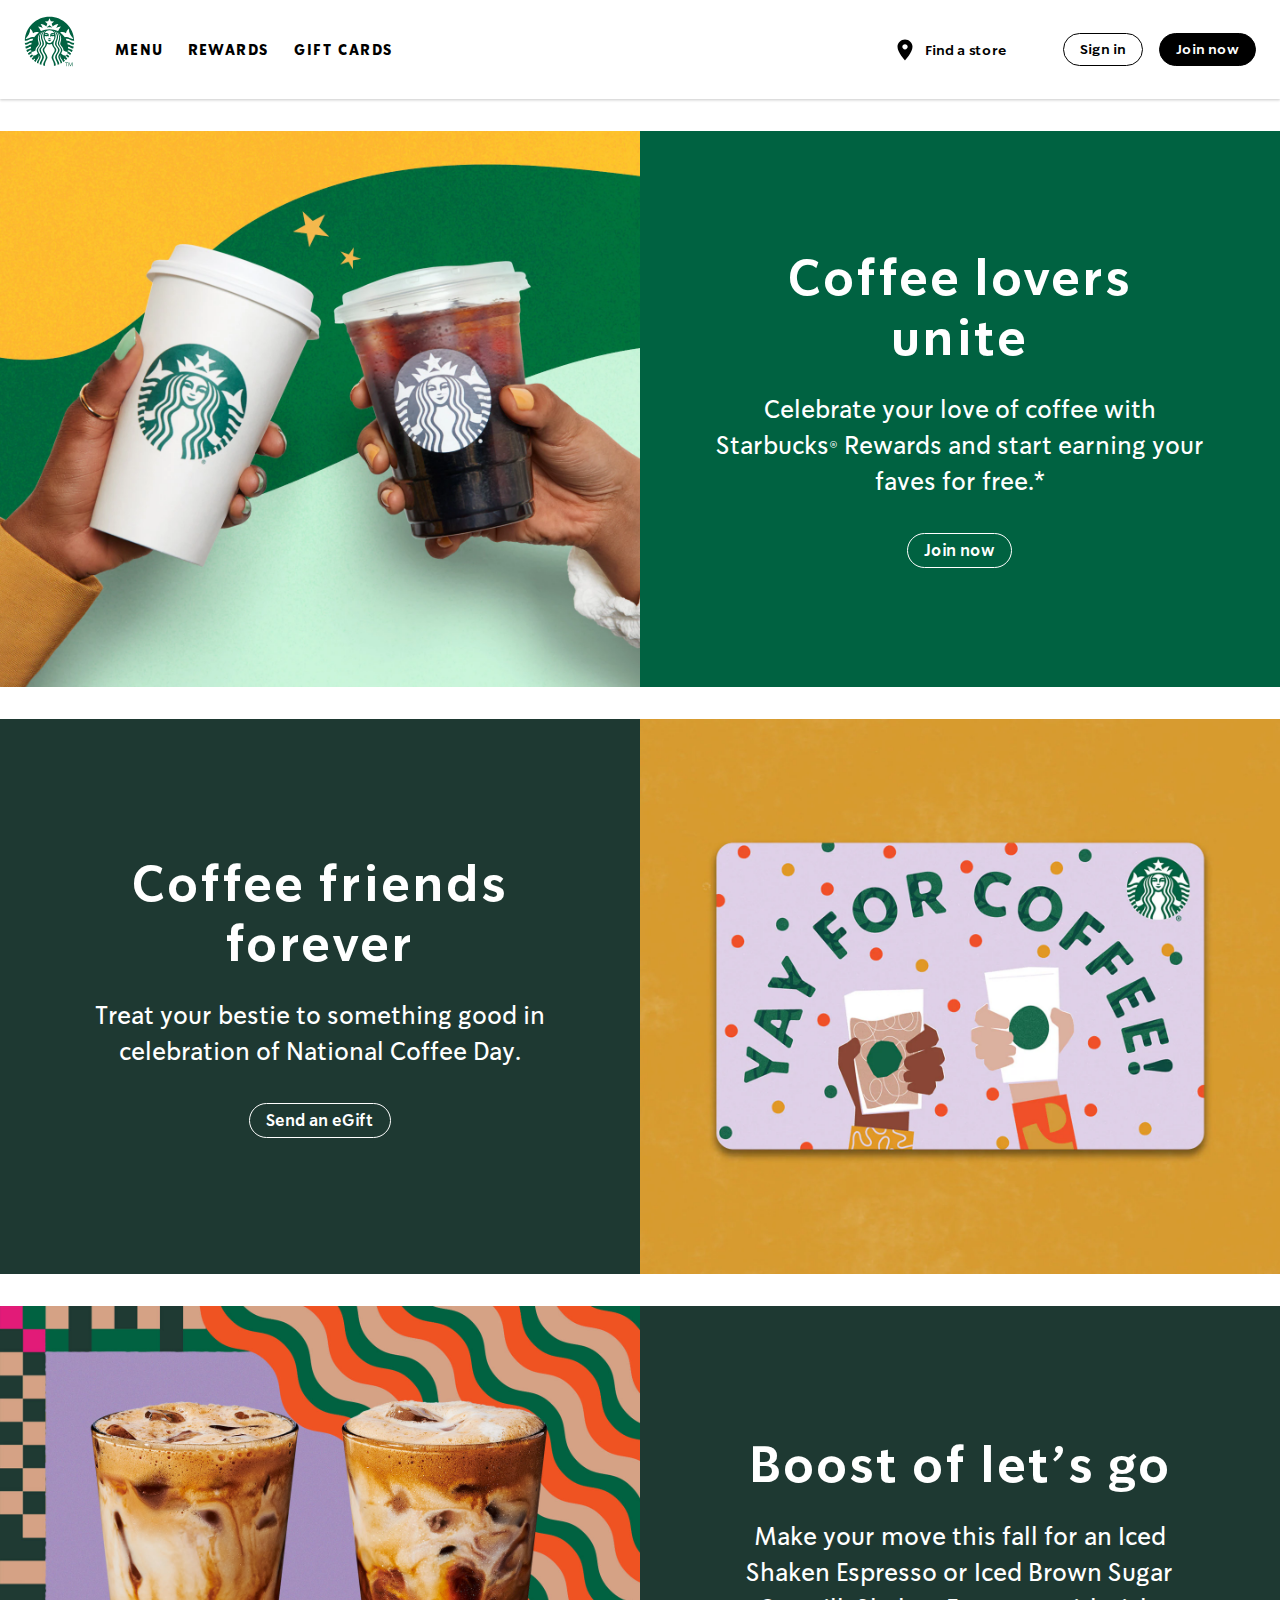
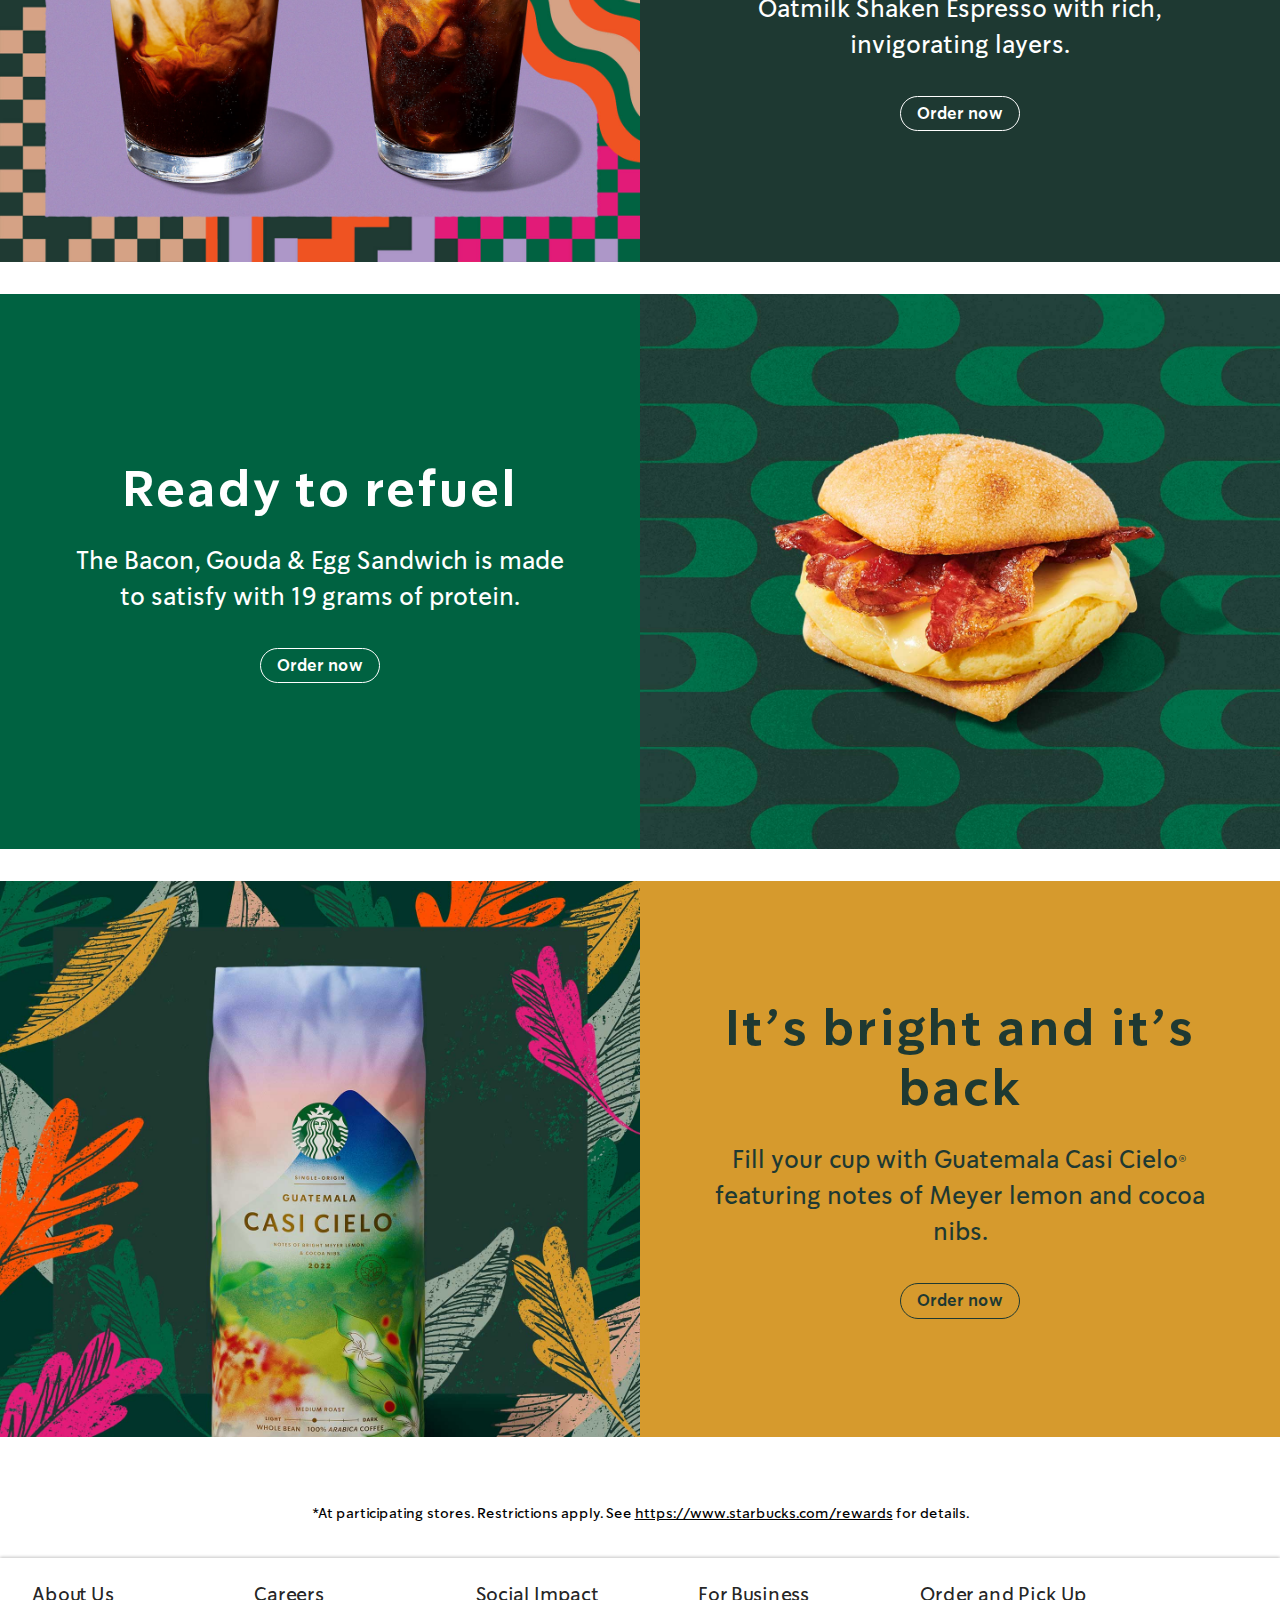
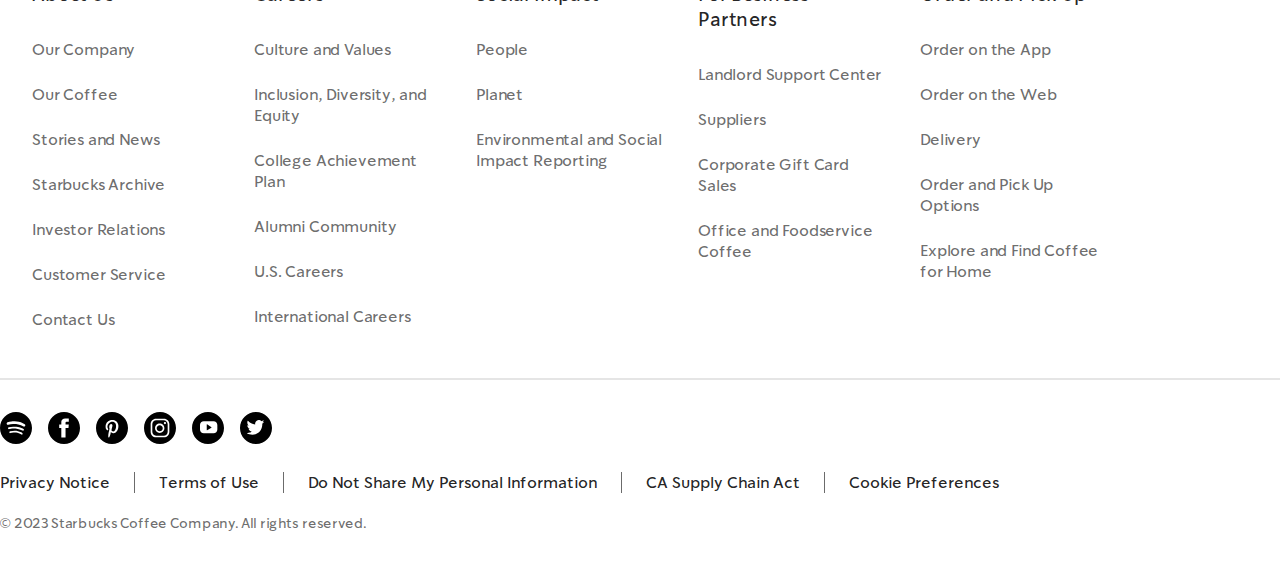
<file: index.html>
<!-- @Hoang Minh Tu - 21011638 -->

<!DOCTYPE html>
<html lang="en">
<head>
    <meta charset="UTF-8">
    <meta name="viewport" content="width=device-width, initial-scale=1.0">
    <link rel="stylesheet" href="./assets/css/index.css">
    <link rel="stylesheet" href="./assets/font/stylesheet.css">
    <title>Starbucks Coffee Company</title>
    <link rel="shortcut icon" href="./assets/img/favicon.ico" type="image/x-icon">
</head>
<body>
    <header class="header">
        <nav class="header__nav-bar">
            <div class="nav-bar-wrapper">  
                <div class="list-flex">
                    <div class="brand-logo">
                        <a href="#" class="brand-logo-link">
                            <svg aria-hidden="true" focusable="false" height="100%" viewBox="0 0 62 62" width="100%" xmlns="http://www.w3.org/2000/svg"><circle cx="31" cy="31" fill="#ffffff" r="30.002"></circle><path d="M34.017 13.969c-.263-.047-1.531-.26-3.017-.26s-2.754.212-3.017.26c-.151.027-.209-.121-.094-.207.104-.077 3.11-2.365 3.11-2.365l3.109 2.365c.117.086.06.234-.091.207zm-5.194 14.856s-.159.057-.201.197c.63.484 1.064 1.585 2.378 1.585s1.748-1.101 2.377-1.585c-.041-.141-.2-.197-.2-.197s-.823.194-2.177.194-2.177-.194-2.177-.194zm2.177-1.853c-.365 0-.445-.138-.694-.137-.237.001-.697.19-.797.363.007.088.039.167.103.237.532.08.772.376 1.389.376s.856-.296 1.389-.376c.062-.07.096-.148.103-.237-.099-.173-.56-.361-.798-.363-.25-.002-.331.137-.695.137zm29.956 5.673c-.038.717-.102 1.428-.19 2.131-3.396.562-4.61-2.464-8.089-2.312.208.738.377 1.49.507 2.258 2.869-.002 4.025 2.68 7.217 2.285-.168.82-.37 1.629-.603 2.426-2.524.248-3.413-2.26-6.334-2.191.024.416.037.836.037 1.26l-.012.701 5.672 2.164c-.297.807-.629 1.596-.991 2.369-1.705-.094-2.293-2.281-4.887-2.107-.078.561-.177 1.115-.295 1.662 2.253-.158 2.738 1.916 4.352 2.084-.411.75-.854 1.48-1.325 2.191-.956-.512-1.785-2.057-3.598-2.152.186-.574.349-1.156.487-1.748-1.608 0-3.447-.627-4.989-2.031.5-2.846-3.917-5.744-3.917-7.828 0-2.264 1.145-3.517 1.145-6.569 0-2.265-1.1-4.722-2.759-6.401-.321-.326-.65-.59-1.028-.827 1.524 1.886 2.694 4.122 2.694 6.712 0 2.874-1.337 4.391-1.337 7.044 0 2.652 3.88 4.947 3.88 7.682 0 1.076-.344 2.127-1.478 4.191 1.742 1.74 4.011 2.689 5.475 2.689.475 0 .73-.145.9-.518.146-.322.285-.648.416-.977 1.577.061 2.299 1.494 3.172 2.066-.479.643-.982 1.264-1.509 1.865-.585-.648-1.371-1.738-2.522-2.041-.206.4-.424.795-.653 1.182.991.27 1.669 1.27 2.194 1.928-.566.586-1.155 1.148-1.768 1.688-.383-.596-.979-1.352-1.647-1.76-.247.334-.504.66-.769.977.568.385 1.069 1.078 1.396 1.643-.708.568-1.44 1.107-2.198 1.611-.374-3.047-4.533-5.135-3.412-8.67-.368.623-.807 1.402-.807 2.34 0 2.559 2.726 4.59 2.943 7.133-.565.338-1.143.656-1.732.957-.098-2.795-2.984-5.854-2.984-8.148 0-2.561 3.354-5.133 3.354-8.156 0-3.025-3.87-5.119-3.87-7.775 0-2.654 1.646-4.181 1.646-7.583 0-2.492-1.184-5.014-3.013-6.625-.324-.286-.643-.513-1.026-.712 1.725 2.069 2.725 3.946 2.725 6.794 0 3.199-1.886 4.975-1.886 8.107 0 3.133 3.798 4.875 3.798 7.795s-3.535 5.381-3.535 8.381c0 2.729 3.116 5.453 3.162 8.691-.681.297-1.375.568-2.081.814.396-3.271-3.111-6.645-3.111-9.314 0-2.918 3.667-5.426 3.667-8.572 0-3.148-3.728-4.611-3.728-7.842 0-3.229 2.287-5.017 2.287-8.585 0-2.781-1.373-5.282-3.379-6.832l-.127-.096c-.189-.14-.345.029-.211.195 1.42 1.773 2.179 3.566 2.179 6.221 0 3.264-2.627 5.916-2.627 9.078 0 3.732 3.528 4.799 3.528 7.861 0 3.061-3.783 5.51-3.783 8.76 0 3.014 3.58 6.359 2.966 9.838-.718.186-1.446.348-2.185.48.672-4.332-2.84-7.443-2.84-10.277 0-3.068 3.918-5.803 3.918-8.801 0-2.828-2.812-3.752-3.182-6.645-.051-.395-.368-.688-.805-.615-.571.104-1.303.48-2.453.48s-1.882-.377-2.454-.48c-.436-.072-.753.221-.804.615-.369 2.893-3.183 3.816-3.183 6.645 0 2.998 3.919 5.732 3.919 8.801 0 2.834-3.512 5.945-2.841 10.277-.738-.133-1.467-.295-2.185-.48-.614-3.479 2.967-6.824 2.967-9.838 0-3.25-3.784-5.699-3.784-8.76 0-3.062 3.529-4.129 3.529-7.861 0-3.162-2.628-5.813-2.628-9.078 0-2.654.759-4.447 2.18-6.221.133-.166-.022-.335-.212-.195l-.126.096c-2.004 1.546-3.376 4.047-3.376 6.828 0 3.568 2.287 5.356 2.287 8.585 0 3.23-3.728 4.693-3.728 7.842 0 3.146 3.667 5.654 3.667 8.572 0 2.67-3.507 6.043-3.11 9.314-.707-.246-1.401-.518-2.082-.814.047-3.238 3.161-5.963 3.161-8.691 0-3-3.533-5.461-3.533-8.381s3.796-4.662 3.796-7.795c0-3.132-1.885-4.908-1.885-8.107 0-2.848.999-4.725 2.724-6.794-.384.199-.702.426-1.025.712-1.829 1.611-3.012 4.133-3.012 6.625 0 3.402 1.646 4.929 1.646 7.583 0 2.656-3.87 4.75-3.87 7.775 0 3.023 3.354 5.596 3.354 8.156 0 2.295-2.888 5.354-2.985 8.148-.589-.301-1.167-.619-1.732-.957.218-2.543 2.943-4.574 2.943-7.133 0-.938-.438-1.717-.807-2.34 1.121 3.535-3.038 5.623-3.412 8.67-.758-.504-1.491-1.043-2.198-1.611.326-.564.827-1.258 1.396-1.643-.266-.316-.522-.643-.769-.977-.669.408-1.266 1.164-1.648 1.76-.611-.539-1.201-1.102-1.767-1.688.525-.658 1.203-1.658 2.194-1.928-.229-.387-.447-.781-.653-1.182-1.151.303-1.938 1.393-2.522 2.041-.527-.602-1.031-1.223-1.509-1.865.873-.572 1.595-2.006 3.171-2.066.132.328.271.654.417.977.17.373.426.518.9.518 1.464 0 3.732-.949 5.475-2.689-1.134-2.064-1.478-3.115-1.478-4.191 0-2.734 3.88-5.029 3.88-7.682 0-2.653-1.337-4.17-1.337-7.044 0-2.59 1.17-4.826 2.694-6.712-.378.237-.707.501-1.028.827-1.659 1.68-2.759 4.136-2.759 6.401 0 3.052 1.146 4.305 1.146 6.569 0 2.084-4.418 4.982-3.918 7.828-1.542 1.404-3.381 2.031-4.99 2.031.14.592.303 1.174.487 1.748-1.812.096-2.641 1.641-3.598 2.152-.472-.711-.914-1.441-1.325-2.191 1.613-.168 2.099-2.242 4.353-2.084-.118-.547-.218-1.102-.296-1.662-2.594-.174-3.182 2.014-4.887 2.107-.362-.773-.694-1.562-.991-2.369l5.673-2.164-.012-.701c0-.424.013-.844.036-1.26-2.921-.068-3.81 2.439-6.334 2.191-.232-.797-.435-1.605-.602-2.426 3.19.395 4.347-2.287 7.217-2.285.13-.768.299-1.52.506-2.258-3.479-.151-4.693 2.875-8.088 2.312-.089-.703-.152-1.414-.19-2.131 3.947.441 5.427-2.804 9.021-2.407.339-.859.733-1.69 1.177-2.49-4.506-.792-6.036 2.976-10.23 2.397.453-16.171 13.706-29.143 29.989-29.143s29.536 12.972 29.989 29.147c-4.195.579-5.725-3.188-10.23-2.397.443.8.837 1.631 1.177 2.49 3.592-.398 5.072 2.848 9.02 2.407zm-42.852-12.583c-2.209-.903-4.883-.695-7.167.772-.354-2.125-1.507-4.013-3.149-5.152-.227-.157-.463-.008-.442.255.347 4.49-2.278 8.389-5.506 11.816 3.327 1 6.159-3.284 10.474-1.789 1.548-2.305 3.514-4.308 5.79-5.902zm12.896-2.716c-2.785 0-5.118 1.575-5.729 3.61-.047.156.017.257.197.176.501-.225 1.071-.333 1.69-.333 1.136 0 2.137.417 2.729 1.143.262.864.284 2.115-.012 2.829-.468-.105-.636-.467-1.093-.467s-.811.321-1.586.321c-.774 0-.865-.366-1.374-.366-.599 0-.709.617-.709 1.313 0 3.103 2.852 7.373 5.886 7.373 3.033 0 5.885-4.27 5.885-7.373 0-.696-.143-1.292-.769-1.373-.312.225-.599.426-1.313.426-.775 0-.989-.321-1.445-.321-.551 0-.496 1.162-1.15 1.227-.436-1.048-.457-2.392-.095-3.589.593-.726 1.593-1.143 2.729-1.143.619 0 1.193.109 1.689.333.181.081.244-.021.197-.176-.61-2.035-2.942-3.61-5.727-3.61zm4.434 4.452c-.668 0-1.451.205-1.943.753-.051.149-.051.371.021.519 1.211-.415 2.279-.431 2.795.146.275-.25.363-.475.363-.736 0-.403-.41-.682-1.236-.682zm-9.741 1.418c.584-.585 1.815-.56 3.094-.088.056-.636-1.083-1.331-2.221-1.331-.827 0-1.236.279-1.236.683 0 .261.088.487.363.736zm19.194-10.504c-2.199.157-4.109.912-5.654 2.17.656-1.86 1.489-3.487 2.545-5.064-2.8.297-5.141 1.321-6.849 3.071l-1.337-3.505 2.968-2.621-3.974-.281-1.586-3.696-1.587 3.696-3.974.281 2.968 2.621-1.336 3.505c-1.709-1.75-4.05-2.774-6.848-3.071 1.054 1.578 1.887 3.205 2.543 5.064-1.544-1.259-3.454-2.014-5.653-2.17 1.319 1.696 2.488 3.504 3.354 5.448.098.219.308.291.535.178 3.012-1.497 6.406-2.339 9.997-2.339s6.984.843 9.998 2.339c.227.113.437.041.534-.178.867-1.944 2.036-3.752 3.356-5.448zm4.801 13.254c4.313-1.495 7.146 2.788 10.473 1.789-3.228-3.427-5.852-7.326-5.505-11.816.021-.263-.216-.413-.442-.255-1.643 1.139-2.796 3.027-3.149 5.152-2.285-1.467-4.958-1.676-7.167-.772 2.273 1.592 4.24 3.595 5.79 5.902z" fill="#006241"></path><g fill="#006241"><path d="M53.595 57.01h-1.526v4.105h-.547v-4.105h-1.522v-.51h3.595v.51zM54.236 56.5h.811l1.57 3.618h.011l1.574-3.618h.798v4.615h-.551v-3.869h-.012l-1.653 3.869h-.333l-1.659-3.869h-.011v3.869h-.545v-4.615z"></path></g></svg>
                        </a>
                    </div>

                    <div class="link-list-container">
                        <div class="nav-bar__left">
                            <ul class="nav-bar__left-items">
                                <li class="nav-bar__left-item">
                                    <a href="./menu.html" class="item-hover-green item-link">Menu</a>
                                </li>
                                <li class="nav-bar__left-item">
                                    <a href="" class="item-hover-green item-link">Rewards</a>
                                </li>
                                <li class="nav-bar__left-item">
                                    <a href="" class="item-hover-green item-link">Gift Cards</a>
                                </li>
                            
                            </ul>
                            
                        </div>
            
                        <div class="nav-bar__right">
                            <span class="item-link__location-wrapper">
                                <a href="" class="item-hover-green item-link__location">
                                    <svg aria-hidden="true" class="valign-middle pr2" focusable="false" preserveAspectRatio="xMidYMid meet" style="width:32px;height:32px;overflow:visible;fill:currentColor" viewBox="0 0 24 24"><path d="M12,11.475 C10.5214286,11.475 9.32142857,10.299 9.32142857,8.85 C9.32142857,7.401 10.5214286,6.225 12,6.225 C13.4785714,6.225 14.6785714,7.401 14.6785714,8.85 C14.6785714,10.299 13.4785714,11.475 12,11.475 M12,1.5 C7.85357143,1.5 4.5,4.7865 4.5,8.85 C4.5,14.3625 12,22.5 12,22.5 C12,22.5 19.5,14.3625 19.5,8.85 C19.5,4.7865 16.1464286,1.5 12,1.5"></path></svg>
                                    Find a store
                                </a>
                            </span>
            
                            <a href="" class="item-bp item-link__sign-in">Sign in</a>
                            <a href="" class="item-bp item-link__join-now">Join now</a> 
                        </div>

                        <div class="menu-hamburger-button">
                            <button class="hamburger-button">
                                <svg aria-hidden="true" class="valign-middle absoluteCenter" focusable="false" preserveAspectRatio="xMidYMid meet" style="width:24px;height:24px;overflow:visible;fill:currentColor" viewBox="0 0 24 24">
                                    <path class="sb-hamburgerButton-middleLine-CLOSED" d="M21,12.9H3c-0.5,0-0.9-0.4-0.9-0.9s0.4-0.9,0.9-0.9h18c0.5,0,0.9,0.4,0.9,0.9S21.5,12.9,21,12.9z" id="sb-closed-middle-line"></path>
                                    <path class="sb-hamburgerButton-topLine-CLOSED sb-hamburgerButton-animation sb-hamburgerButton-animation-outer-lines" d="M21,6.9H3C2.5,6.9,2.1,6.5,2.1,6S2.5,5.1,3,5.1h18c0.5,0,0.9,0.4,0.9,0.9S21.5,6.9,21,6.9z" id="sb-closed-top-line"></path>
                                    <path class="sb-hamburgerButton-bottomLine-CLOSED sb-hamburgerButton-animation sb-hamburgerButton-animation-outer-lines" d="M21,18.9H3c-0.5,0-0.9-0.4-0.9-0.9s0.4-0.9,0.9-0.9h18c0.5,0,0.9,0.4,0.9,0.9S21.5,18.9,21,18.9z" id="sb-closed-bottom-line"></path>
                                    <circle class="sb-icon-hover" cx="50%" cy="50%" fill="transparent" r="75%"></circle>
                                </svg>
                            </button>
                        </div>
                    </div>
                
                </div>
                <div class="menu-hamburger__mask hidden"></div>
                <div class="menu-hamburger">
                    <div class="menu-upper">
                        <ul class="menu-hamburger__items">
                            <li class="menu-hamburger__item">
                                <a href="./menu.html" class="item-link">Menu</a>
                                
                            </li>
                            <li class="menu-hamburger__item">
                                <a href="" class="item-link">Rewards</a>
                            </li>
                            <li class="menu-hamburger__item">
                                <a href="" class="item-link">Gift Cards</a>
                            </li>
                        </ul>
                    </div>
                    <div class="line-break"></div>
                    <div class="menu-lower">
                        <a href="" class="item-bp item-link__sign-in">Sign in</a>
                        <a href="" class="item-bp item-link__join-now">Join now</a>
                        
                        <a href="" class="item-link__location">
                            <svg aria-hidden="true" class="valign-middle pr2" focusable="false" preserveAspectRatio="xMidYMid meet" style="width:32px;height:32px;overflow:visible;fill:currentColor" viewBox="0 0 24 24"><path d="M12,11.475 C10.5214286,11.475 9.32142857,10.299 9.32142857,8.85 C9.32142857,7.401 10.5214286,6.225 12,6.225 C13.4785714,6.225 14.6785714,7.401 14.6785714,8.85 C14.6785714,10.299 13.4785714,11.475 12,11.475 M12,1.5 C7.85357143,1.5 4.5,4.7865 4.5,8.85 C4.5,14.3625 12,22.5 12,22.5 C12,22.5 19.5,14.3625 19.5,8.85 C19.5,4.7865 16.1464286,1.5 12,1.5"></path></svg>
                            Find a store
                        </a>
                        
                    </div>
                </div>
            </div>
        </nav> 
    </header>
    
    <main class="main">
        <div class="main__content-container">
            <div class="inner-content-container">
                <div class="banner-flex">
                    <div class="thumb-art"><img src="./assets/img/main-page-1.webp" alt="Two hands holding two cups of Starbucks coffee">
                    </div>
                    <div class="banner-title-content">
                        <div class="banner-title-content__inner text-center">
                            <h1 class="banner-title">
                                <span>Coffee lovers unite</span>
                            </h1>
                            <h3 class="banner-description">Celebrate your love of coffee with Starbucks® Rewards and start earning your faves for free.*</h3>
                            <a href="" class="item-bp banner-button">Join now</a>
                        </div>
                    </div>
                </div>
            </div>
        </div>
        <div class="main__content-container">
            <div class="inner-content-container yellow-background">
                <div class="banner-flex flex-reverse">
                    <div class="thumb-art "><img src="./assets/img/main-page-2.webp" alt="Starbucks Yay For Coffee gift card"></div>
                    <div class="banner-title-content text-center dark-green-background"">
                        <div class="banner-title-content__inner ">
                            <h1 class="banner-title">
                                <span>Coffee friends forever</span>
                            </h1>
                            <h3 class="banner-description">Treat your bestie to something good in celebration of National Coffee Day.</h3>
                            <a href="" class="item-bp banner-button">Send an eGift</a>
                        </div>
                    </div>
                </div>
            </div>
        </div>
        <div class="main__content-container">
            <div class="inner-content-container dark-green-background">
                <div class="banner-flex">
                    <div class="thumb-art"><img src="./assets/img/main-page-3.webp" alt=""></div>
                    <div class="banner-title-content text-center">
                        <div class="banner-title-content__inner ">
                            <h1 class="banner-title">
                                <span>Boost of let’s go</span>
                            </h1>
                            <h3 class="banner-description">Make your move this fall for an Iced Shaken Espresso or Iced Brown Sugar Oatmilk Shaken Espresso with rich, invigorating layers.</h3>
                            <a href="" class="item-bp banner-button">Order now</a>
                        </div>
                    </div>
                </div>
            </div>
        </div>
        <div class="main__content-container">
            <div class="inner-content-container">
                <div class="banner-flex flex-reverse">
                    <div class="thumb-art"><img src="./assets/img/main-page-4.webp" alt=""></div>
                    <div class="banner-title-content text-center">
                        <div class="banner-title-content__inner">
                            <h1 class="banner-title">
                                <span>Ready to refuel</span>
                            </h1>
                            <h3 class="banner-description">The Bacon, Gouda & Egg Sandwich is made to satisfy with 19 grams of protein.</h3>
                            <a href="" class="item-bp banner-button">Order now</a>
                        </div>
                    </div>
                </div>
            </div>
        </div>
        <div class="main__content-container">
            <div class="inner-content-container yellow-background">
                <div class="banner-flex">
                    <div class="thumb-art"><img src="./assets/img/main-page-5.webp" alt=""></div>
                    <div class="banner-title-content text-center">
                        <div class="banner-title-content__inner dark-green-text-color">
                            <h1 class="banner-title">
                                <span>It’s bright and it’s back</span>
                            </h1>
                            <h3 class="banner-description">Fill your cup with Guatemala Casi Cielo® featuring notes of Meyer lemon and cocoa nibs.</h3>
                            <a href="" class="item-bp banner-button dark-green-border light-hover-bg">Order now</a>
                        </div>
                    </div>
                </div>
            </div>
        </div>
        <div class="main__content-container note-container-no-mb">
            <div class="inner-content-container inner-note">
                <div class="banner-flex">
                    <div class="banner-title-content note-flex">
                        <p class="note-content">
                            *At participating stores. Restrictions apply. See
                            <a href="" class="note-link">https://www.starbucks.com/rewards</a>
                            for details.
                        </p>
                    </div>
                </div>
            </div>
        </div>
    </main>

    <footer class="footer">
        <nav class="footer__nav-bar">
            <div class="footer__nav-bar-wrapper">
                <div class="footer-column-drop-down">
                    <h2 class="footer-column__title">
                        <button class="drop-down-button">
                            <span>About Us</span>
                            <svg aria-hidden="true" class="valign-middle sb-caret-expander__icon ml2" focusable="false" preserveAspectRatio="xMidYMid meet" style="width:32px;height:32px;overflow:visible;fill:currentColor" viewBox="0 0 24 24"><path d="M11.96 15.5c-.206 0-.402-.084-.546-.232l-5.188-5.33c-.3-.31-.3-.81 0-1.12.3-.31.79-.31 1.093 0l4.64 4.767 4.723-4.853c.3-.31.79-.31 1.09 0 .303.31.303.812.002 1.122l-5.27 5.414c-.145.148-.34.232-.546.232"></path></svg>
                        </button>
                    </h2>
                    <div class="drop-down-list-expander drop-down-list-expander-overflow">

                        <ul class="footer-column__list">
                            <li class="footer-column__item"><a href="" class="item-link">Our Company</a></li>
                            <li class="footer-column__item"><a href="" class="item-link">Our Coffee</a></li>
                            <li class="footer-column__item"><a href="" class="item-link">Stories and News</a></li>
                            <li class="footer-column__item"><a href="" class="item-link">Starbucks Archive</a></li>
                            <li class="footer-column__item"><a href="" class="item-link">Investor Relations</a></li>
                            <li class="footer-column__item"><a href="" class="item-link">Customer Service</a></li>
                            <li class="footer-column__item"><a href="" class="item-link">Contact Us</a></li>
                        </ul>
                     
                    </div>
                </div>
                <div class="footer-column">
                    <h2 class="footer-column__title">About Us</h2>
                    <ul class="footer-column__list">
                        <li class="footer-column__item"><a href="" class="item-link">Our Company</a></li>
                        <li class="footer-column__item"><a href="" class="item-link">Our Coffee</a></li>
                        <li class="footer-column__item"><a href="" class="item-link">Stories and News</a></li>
                        <li class="footer-column__item"><a href="" class="item-link">Starbucks Archive</a></li>
                        <li class="footer-column__item"><a href="" class="item-link">Investor Relations</a></li>
                        <li class="footer-column__item"><a href="" class="item-link">Customer Service</a></li>
                        <li class="footer-column__item"><a href="" class="item-link">Contact Us</a></li>
                    </ul>
                </div>
                <div class="footer-column-drop-down">
                    <h2 class="footer-column__title">
                        <button class="drop-down-button">
                            <span>Careers</span>
                            <svg aria-hidden="true" class="valign-middle sb-caret-expander__icon ml2" focusable="false" preserveAspectRatio="xMidYMid meet" style="width:32px;height:32px;overflow:visible;fill:currentColor" viewBox="0 0 24 24"><path d="M11.96 15.5c-.206 0-.402-.084-.546-.232l-5.188-5.33c-.3-.31-.3-.81 0-1.12.3-.31.79-.31 1.093 0l4.64 4.767 4.723-4.853c.3-.31.79-.31 1.09 0 .303.31.303.812.002 1.122l-5.27 5.414c-.145.148-.34.232-.546.232"></path></svg>
                        </button>
                    </h2>
                    <div class="drop-down-list-expander drop-down-list-expander-overflow">
                        <ul class="footer-column__list">
                            <li class="footer-column__item"><a href="" class="item-link">Culture and Values</a></li>
                            <li class="footer-column__item"><a href="" class="item-link">Inclusion, Diversity, and Equity</a></li>
                            <li class="footer-column__item"><a href="" class="item-link">College Achievement Plan</a></li>
                            <li class="footer-column__item"><a href="" class="item-link">Alumni Community</a></li>
                            <li class="footer-column__item"><a href="" class="item-link">U.S. Careers</a></li>
                            <li class="footer-column__item"><a href="" class="item-link">International Careers</a></li>
                        </ul>
                    </div>
                </div>
                <div class="footer-column">
                    <h2 class="footer-column__title">Careers</h2>
                    <ul class="footer-column__list">
                        <li class="footer-column__item"><a href="" class="item-link">Culture and Values</a></li>
                        <li class="footer-column__item"><a href="" class="item-link">Inclusion, Diversity, and Equity</a></li>
                        <li class="footer-column__item"><a href="" class="item-link">College Achievement Plan</a></li>
                        <li class="footer-column__item"><a href="" class="item-link">Alumni Community</a></li>
                        <li class="footer-column__item"><a href="" class="item-link">U.S. Careers</a></li>
                        <li class="footer-column__item"><a href="" class="item-link">International Careers</a></li>
                    </ul>
                </div>
                <div class="footer-column-drop-down">
                    <h2 class="footer-column__title">
                        <button class="drop-down-button">
                            <span>Social Impact</span>
                            <svg aria-hidden="true" class="valign-middle sb-caret-expander__icon ml2" focusable="false" preserveAspectRatio="xMidYMid meet" style="width:32px;height:32px;overflow:visible;fill:currentColor" viewBox="0 0 24 24"><path d="M11.96 15.5c-.206 0-.402-.084-.546-.232l-5.188-5.33c-.3-.31-.3-.81 0-1.12.3-.31.79-.31 1.093 0l4.64 4.767 4.723-4.853c.3-.31.79-.31 1.09 0 .303.31.303.812.002 1.122l-5.27 5.414c-.145.148-.34.232-.546.232"></path></svg>
                        </button>
                    </h2>
                    <div class="drop-down-list-expander drop-down-list-expander-overflow">
                        <ul class="footer-column__list">
                            <li class="footer-column__item"><a href="" class="item-link">People</a></li>
                            <li class="footer-column__item"><a href="" class="item-link">Planet</a></li>
                            <li class="footer-column__item"><a href="" class="item-link">Environmental and Social Impact Reporting</a></li>
                        </ul>
                    </div>
                </div>
                <div class="footer-column">
                    <h2 class="footer-column__title">Social Impact</h2>
                    <ul class="footer-column__list">
                        <li class="footer-column__item"><a href="" class="item-link">People</a></li>
                        <li class="footer-column__item"><a href="" class="item-link">Planet</a></li>
                        <li class="footer-column__item"><a href="" class="item-link">Environmental and Social Impact Reporting</a></li>
                    </ul>
                </div>
                <div class="footer-column-drop-down">
                    <h2 class="footer-column__title">
                        <button class="drop-down-button">
                            <span>For Business Partners</span>
                            <svg aria-hidden="true" class="valign-middle sb-caret-expander__icon ml2" focusable="false" preserveAspectRatio="xMidYMid meet" style="width:32px;height:32px;overflow:visible;fill:currentColor" viewBox="0 0 24 24"><path d="M11.96 15.5c-.206 0-.402-.084-.546-.232l-5.188-5.33c-.3-.31-.3-.81 0-1.12.3-.31.79-.31 1.093 0l4.64 4.767 4.723-4.853c.3-.31.79-.31 1.09 0 .303.31.303.812.002 1.122l-5.27 5.414c-.145.148-.34.232-.546.232"></path></svg>
                        </button>
                    </h2>
                    <div class="drop-down-list-expander drop-down-list-expander-overflow">
                        <ul class="footer-column__list">
                            <li class="footer-column__item"><a href="" class="item-link">Landlord Support Center</a></li>
                            <li class="footer-column__item"><a href="" class="item-link">Suppliers</a></li>
                            <li class="footer-column__item"><a href="" class="item-link">Corporate Gift Card Sales</a></li>
                            <li class="footer-column__item"><a href="" class="item-link">Office and Foodservice Coffee</a></li>
                        </ul>
                    </div>
                </div>
                <div class="footer-column">
                    <h2 class="footer-column__title">For Business Partners</h2>
                    <ul class="footer-column__list">
                        <li class="footer-column__item"><a href="" class="item-link">Landlord Support Center</a></li>
                        <li class="footer-column__item"><a href="" class="item-link">Suppliers</a></li>
                        <li class="footer-column__item"><a href="" class="item-link">Corporate Gift Card Sales</a></li>
                        <li class="footer-column__item"><a href="" class="item-link">Office and Foodservice Coffee</a></li>
                    </ul>
                </div>
                <div class="footer-column-drop-down">
                    <h2 class="footer-column__title">
                        <button class="drop-down-button">
                            <span>Order and Pick Up</span>
                            <svg aria-hidden="true" class="valign-middle sb-caret-expander__icon ml2" focusable="false" preserveAspectRatio="xMidYMid meet" style="width:32px;height:32px;overflow:visible;fill:currentColor" viewBox="0 0 24 24"><path d="M11.96 15.5c-.206 0-.402-.084-.546-.232l-5.188-5.33c-.3-.31-.3-.81 0-1.12.3-.31.79-.31 1.093 0l4.64 4.767 4.723-4.853c.3-.31.79-.31 1.09 0 .303.31.303.812.002 1.122l-5.27 5.414c-.145.148-.34.232-.546.232"></path></svg>
                        </button>
                    </h2>
                    <div class="drop-down-list-expander drop-down-list-expander-overflow ">
                        <ul class="footer-column__list">
                            <li class="footer-column__item"><a href="" class="item-link">Order on the App</a></li>
                            <li class="footer-column__item"><a href="" class="item-link">Order on the Web</a></li>
                            <li class="footer-column__item"><a href="" class="item-link">Delivery</a></li>
                            <li class="footer-column__item"><a href="" class="item-link">Order and Pick Up Options</a></li>
                            <li class="footer-column__item"><a href="" class="item-link">Explore and Find Coffee for Home</a></li>
                        </ul>
                    </div>
                </div>
                <div class="footer-column">
                    <h2 class="footer-column__title">Order and Pick Up</h2>
                    <ul class="footer-column__list">
                        <li class="footer-column__item"><a href="" class="item-link">Order on the App</a></li>
                        <li class="footer-column__item"><a href="" class="item-link">Order on the Web</a></li>
                        <li class="footer-column__item"><a href="" class="item-link">Delivery</a></li>
                        <li class="footer-column__item"><a href="" class="item-link">Order and Pick Up Options</a></li>
                        <li class="footer-column__item"><a href="" class="item-link">Explore and Find Coffee for Home</a></li>
                    </ul>
                </div>
            </div>
            <div class="line-break"></div>
            <ul class="footer__social-links">
                <li class="social-icon"><a href="" class="item-link">
                    <svg aria-hidden="true" class="valign-middle absoluteCenter" focusable="false" preserveAspectRatio="xMidYMid meet" style="width:32px;height:32px;overflow:visible;fill:currentColor" viewBox="0 0 24 24"><path d="M12,0 C18.6274131,0 24,5.37261901 24,12.0000716 C24,18.627381 18.6274131,24 12,24 C5.37258694,24 0,18.627381 0,12.0000716 C0,5.37261901 5.37258694,0 12,0 Z M11.0669976,14 C9.95068692,14.0009568 8.6027256,14.1878544 7.49869423,14.4956294 C7.1391459,14.5957759 6.94143571,14.9349663 7.01538732,15.323911 C7.08630361,15.6969088 7.39839046,15.9206437 7.74883281,15.8300653 C8.54008748,15.6259451 9.33810265,15.4781174 10.1468794,15.4098647 C11.1130794,15.3282166 12.0741744,15.3684028 13.0286469,15.5672606 C14.1176396,15.7941848 15.1397171,16.2280998 16.0883949,16.8908526 C16.3912378,17.1024678 16.747061,16.996421 16.9174532,16.6588253 C17.0846722,16.3276084 16.9922326,15.9219194 16.6909074,15.7184371 C16.4242125,15.5382372 16.1546202,15.3615456 15.8770258,15.205585 C14.3588102,14.3530642 12.7453957,14.0017542 11.0669976,14 Z M10.1375115,11.0003442 L9.77055252,11.0048078 C8.68426674,11.0479717 7.61755495,11.2034929 6.57584646,11.49243 C6.14064634,11.6131584 5.91075895,11.9889467 6.03234638,12.3691822 C6.15507681,12.7528185 6.57698947,12.9458793 7.02147652,12.8358765 C7.38895345,12.7448397 7.75828776,12.6556341 8.1321941,12.5915421 C9.5848138,12.3422374 11.0434343,12.3367438 12.5037693,12.5345134 C14.0365424,12.7419621 15.4914481,13.1568596 16.8266238,13.8930018 C17.2083883,14.103459 17.6680202,13.9939794 17.8937642,13.6477519 C18.1073637,13.320098 17.9912056,12.8938209 17.614156,12.6938277 C17.2519655,12.5018134 16.8857744,12.313069 16.5065817,12.1523159 C14.6039028,11.3459341 12.5917809,11.001407 10.504792,11.0032382 C10.2600455,11.0032382 10.0148704,10.9949978 9.77055252,11.0048078 Z M11.0635356,7.01538228 C10.2184059,6.97905829 9.3745573,7.0079312 8.53227456,7.09284241 C7.5586031,7.1912587 6.59774312,7.36511712 5.66051317,7.67557859 C5.1689799,7.83857086 4.89609567,8.38560397 5.0370218,8.90997339 C5.18164902,9.44769266 5.68015742,9.75008213 6.17923521,9.59003924 C7.37155569,9.20770594 8.59405429,9.0489049 9.83078786,9.00947629 C11.1386962,8.96771922 12.4379213,9.07187905 13.7249043,9.33685791 C15.0971547,9.61953308 16.4163087,10.0659767 17.6311204,10.8388705 C17.7602315,10.9209876 17.918809,10.947532 18.0638633,11 C18.0668526,10.9917728 18.0701267,10.9835455 18.0732584,10.9753183 C18.1337569,10.9681777 18.195252,10.9664702 18.2544694,10.9528099 C18.6473544,10.8626208 18.9228009,10.5436216 18.9889935,10.1064919 C19.0467875,9.72508998 18.8742597,9.30969253 18.5354676,9.11099719 C18.0779559,8.84244802 17.6178819,8.57219131 17.1390177,8.35455782 C15.1965147,7.47176064 13.154794,7.1054161 11.0635356,7.01538228 Z"></path><circle class="sb-icon-hover" cx="50%" cy="50%" fill="transparent" r="75%"></circle></svg>
                </a></li>
                <li class="social-icon"><a href="" class="item-link">
                    <svg aria-hidden="true" class="valign-middle absoluteCenter" focusable="false" preserveAspectRatio="xMidYMid meet" style="width:32px;height:32px;overflow:visible;fill:currentColor" viewBox="0 0 24 24"><path d="M11.9997802,0 C18.6169827,0 24,5.38345699 24,12.0002198 C24,18.6169827 18.6169827,24 11.9997802,24 C5.38301731,24 0,18.6169827 0,12.0002198 C0,5.38345699 5.38301731,0 11.9997802,0 Z M15.4043684,4.8 L12.7777895,4.8 C11.2364211,4.8 9.98636842,5.96104896 9.98636842,7.39365487 L9.98636842,9.44903723 L8.59515789,9.44903723 C8.48763158,9.44903723 8.4,9.53002017 8.4,9.6303686 L8.4,11.7623327 C8.4,11.862241 8.48763158,11.9432239 8.59515789,11.9432239 L9.98636842,11.9432239 L9.98636842,19.0186686 C9.98636842,19.1190171 10.074,19.2 10.1815263,19.2 L12.9639474,19.2 C13.0719474,19.2 13.1591053,19.1190171 13.1591053,19.0186686 L13.1591053,11.9432239 L15.1765263,11.9432239 C15.2778947,11.9432239 15.3626842,11.8714836 15.3707368,11.7772969 L15.5649474,9.64533284 C15.5748947,9.53970292 15.4844211,9.44903723 15.3702632,9.44903723 L13.1591053,9.44903723 L13.1591053,7.93632863 C13.1591053,7.58202824 13.4688947,7.29462681 13.8502105,7.29462681 L15.4043684,7.29462681 C15.5123684,7.29462681 15.6,7.21320374 15.6,7.11329543 L15.6,4.98133138 C15.6,4.88142307 15.5123684,4.8 15.4043684,4.8 Z"></path><circle class="sb-icon-hover" cx="50%" cy="50%" fill="transparent" r="75%"></circle></svg>
                </a></li>
                <li class="social-icon"><a href="" class="item-link">
                    <svg aria-hidden="true" class="valign-middle absoluteCenter" focusable="false" preserveAspectRatio="xMidYMid meet" style="width:32px;height:32px;overflow:visible;fill:currentColor" viewBox="0 0 24 24"><path d="M11.9997802,0 C18.6169827,0 24,5.38345699 24,12.0002198 C24,18.6169827 18.6169827,24 11.9997802,24 C5.38301731,24 0,18.6169827 0,12.0002198 C0,5.38345699 5.38301731,0 11.9997802,0 Z M16.7437635,9.80095875 C16.4076853,7.09999459 13.974973,5.72453915 11.3823151,6.04599103 C9.33308638,6.29999351 7.2896388,8.13734924 7.20446304,10.7614723 C7.15898457,12.1352202 7.45420918,13.2152643 8.40655904,13.7079011 C8.73839766,13.8799397 9.11455851,13.647282 9.1538704,13.2438663 C9.21707776,12.5937053 8.71874171,12.2918906 8.62315986,11.6344724 C8.11827183,8.17406221 12.2275208,5.81162572 14.3781126,8.22870476 C15.8661833,9.90298663 14.8864693,15.0504856 12.4865168,14.5160131 C10.1875419,14.0041661 13.6123015,9.9059749 11.7765903,9.10213176 C10.2854362,8.44855564 9.49303183,11.1017076 10.2002605,12.420386 C9.82795373,14.4553941 9.06985087,16.3845322 9.18046374,18.814845 C9.19780722,19.1905125 9.62831098,19.3377913 9.8410577,19.0449414 C10.5737235,18.0396038 10.8832083,16.5651088 11.1456729,15.0398132 C11.7349659,15.4359717 12.0506173,15.8487791 12.8017828,15.9128133 C15.5732712,16.14974 17.121466,12.8489885 16.7437635,9.80095875 Z"></path><circle class="sb-icon-hover" cx="50%" cy="50%" fill="transparent" r="75%"></circle></svg>
                </a></li>
                <li class="social-icon"><a href="" class="item-link">
                    <svg aria-hidden="true" class="valign-middle absoluteCenter" focusable="false" preserveAspectRatio="xMidYMid meet" style="width:32px;height:32px;overflow:visible;fill:currentColor" viewBox="0 0 24 24"><path d="M11.9997802,0 C18.6169827,0 24,5.38345699 24,12.0002198 C24,18.6169827 18.6169827,24 11.9997802,24 C5.38301731,24 0,18.6169827 0,12.0002198 C0,5.38345699 5.38301731,0 11.9997802,0 Z M15,5 L9,5 C6.790861,5 5,6.790861 5,9 L5,9 L5,15 C5,17.209139 6.790861,19 9,19 L9,19 L15,19 C17.209139,19 19,17.209139 19,15 L19,15 L19,9 C19,6.790861 17.209139,5 15,5 L15,5 Z M14.7647059,6.23529412 C16.4215601,6.23529412 17.7647059,7.57843987 17.7647059,9.23529412 L17.7647059,9.23529412 L17.7647059,14.7647059 L17.7596132,14.9409787 C17.6683668,16.5157859 16.3623868,17.7647059 14.7647059,17.7647059 L14.7647059,17.7647059 L9.23529412,17.7647059 L9.05902133,17.7596132 C7.48421408,17.6683668 6.23529412,16.3623868 6.23529412,14.7647059 L6.23529412,14.7647059 L6.23529412,9.23529412 L6.24038681,9.05902133 C6.33163324,7.48421408 7.63761323,6.23529412 9.23529412,6.23529412 L9.23529412,6.23529412 Z M11.7941176,8.70588235 C9.86112102,8.70588235 8.29411765,10.2728857 8.29411765,12.2058824 C8.29411765,14.138879 9.86112102,15.7058824 11.7941176,15.7058824 C13.7271143,15.7058824 15.2941176,14.138879 15.2941176,12.2058824 C15.2941176,10.2728857 13.7271143,8.70588235 11.7941176,8.70588235 Z M11.7941176,9.94117647 C13.0448802,9.94117647 14.0588235,10.9551198 14.0588235,12.2058824 C14.0588235,13.4566449 13.0448802,14.4705882 11.7941176,14.4705882 C10.5433551,14.4705882 9.52941176,13.4566449 9.52941176,12.2058824 C9.52941176,10.9551198 10.5433551,9.94117647 11.7941176,9.94117647 Z M15.7058824,7.47058824 C15.2510596,7.47058824 14.8823529,7.83929491 14.8823529,8.29411765 C14.8823529,8.74894038 15.2510596,9.11764706 15.7058824,9.11764706 C16.1607051,9.11764706 16.5294118,8.74894038 16.5294118,8.29411765 C16.5294118,7.83929491 16.1607051,7.47058824 15.7058824,7.47058824 Z"></path><circle class="sb-icon-hover" cx="50%" cy="50%" fill="transparent" r="75%"></circle></svg>
                </a></li>
                <li class="social-icon"><a href="" class="item-link">
                    <svg aria-hidden="true" class="valign-middle absoluteCenter" focusable="false" preserveAspectRatio="xMidYMid meet" style="width:32px;height:32px;overflow:visible;fill:currentColor" viewBox="0 0 24 24"><path d="M11.9997802,0 C18.6169827,0 24,5.38345699 24,12.0002198 C24,18.6169827 18.6169827,24 11.9997802,24 C5.38301731,24 0,18.6169827 0,12.0002198 C0,5.38345699 5.38301731,0 11.9997802,0 Z M16.1700158,7 L8.82998416,7 C7.26701245,7 6,8.25308368 6,9.79887301 L6,13.201127 C6,14.7469163 7.26701245,16 8.82998416,16 L16.1700158,16 C17.7329875,16 19,14.7469163 19,13.201127 L19,9.79887301 C19,8.25308368 17.7329875,7 16.1700158,7 Z M11.3262463,9.28078768 L14.5709798,11.3486057 C14.7141036,11.4390048 14.689657,11.6696954 14.5443107,11.7571306 L11.3218015,13.7217059 C11.1822335,13.8056832 11.0555556,13.6925608 11.0555556,13.5162084 L11.0555556,9.4838152 C11.0555556,9.30499291 11.1857894,9.19236451 11.3262463,9.28078768 Z"></path><circle class="sb-icon-hover" cx="50%" cy="50%" fill="transparent" r="75%"></circle></svg>
                </a></li>
                <li class="social-icon"><a href="" class="item-link">
                    <svg aria-hidden="true" class="valign-middle absoluteCenter" focusable="false" preserveAspectRatio="xMidYMid meet" style="width:32px;height:32px;overflow:visible;fill:currentColor" viewBox="0 0 24 24"><path d="M11.9997256,5.63636363e-05 C18.6169281,5.63636363e-05 23.9999455,5.38351336 23.9999455,12.0002762 C23.9999455,18.6170391 18.6169281,24.0000564 11.9997256,24.0000564 C5.38296277,24.0000564 -5.4545455e-05,18.6170391 -5.4545455e-05,12.0002762 C-5.4545455e-05,5.38351336 5.38296277,5.63636363e-05 11.9997256,5.63636363e-05 Z M13.9328526,6.00566601 C13.5495281,6.03127502 13.1735596,6.14210744 12.8335533,6.32472904 C12.4927297,6.50777046 12.1882769,6.76218124 11.946758,7.0690695 C11.6958398,7.38645324 11.5111249,7.7613523 11.4167241,8.15892163 C11.3251839,8.5426369 11.3329485,8.92173415 11.3885264,9.30964762 C11.3971083,9.37388005 11.3913871,9.38269626 11.3349918,9.37388005 C9.19237982,9.04642063 7.41674584,8.25883873 5.9745796,6.57116325 C5.9120544,6.49769479 5.8781355,6.49769479 5.82705282,6.5766209 C5.19607955,7.54808386 5.50216697,9.10897377 6.2904749,9.8759845 C6.39550089,9.9780007 6.50297885,10.0804367 6.61944736,10.1736367 C6.57735523,10.1824529 6.0530426,10.124098 5.58553391,9.8759845 C5.5230087,9.83526198 5.49154177,9.85835207 5.48582051,9.93140071 C5.48009925,10.0363556 5.4890898,10.1329142 5.50298429,10.2471052 C5.62394808,11.2315825 6.28761427,12.1425914 7.19688598,12.497759 C7.3047726,12.544359 7.42410175,12.5855013 7.5401616,12.6056527 C7.33337891,12.6522527 7.12005763,12.6858382 6.52586389,12.6379788 C6.45189617,12.6232851 6.42369853,12.6614887 6.45189617,12.7341175 C6.89856313,13.983921 7.86218682,14.3558813 8.58347427,14.5678903 C8.67991837,14.5851029 8.77677113,14.5851029 8.87362389,14.6086128 C8.86749397,14.617429 8.86218137,14.617429 8.85646011,14.6262452 C8.6169845,15.0007245 7.78740177,15.2799046 7.40121671,15.4184451 C6.69831902,15.6711766 5.93289613,15.784528 5.18994963,15.7093802 C5.07102915,15.691328 5.04650946,15.6925874 5.0142252,15.7093802 C4.98153229,15.7299514 5.01013859,15.758919 5.0481441,15.7908253 C5.19894018,15.8932613 5.35218822,15.9839424 5.50870555,16.0712649 C5.98030086,16.3281946 6.47192058,16.5326468 6.98642534,16.6783243 C9.64190741,17.4319008 12.6333092,16.8781585 14.627577,14.8428722 C16.1935677,13.2446184 16.7424,11.0405645 16.7424,8.833572 C16.7424,8.74708913 16.8417047,8.69964949 16.9009607,8.65388914 C17.3083961,8.33944413 17.632056,7.96328561 17.9356914,7.54304602 C17.9906155,7.46747846 17.9987836,7.39862802 17.9998539,7.35648483 L17.9999455,7.31844244 C17.9999455,7.28317758 18.0043466,7.29367307 17.9512206,7.31844244 C17.5380639,7.5107199 17.0836323,7.62700997 16.6377827,7.70383699 C16.8494693,7.66731267 17.161278,7.27394155 17.2859197,7.11482985 C17.476356,6.87217402 17.634508,6.59551279 17.7231875,6.29660111 C17.7350387,6.27351103 17.7432119,6.24412364 17.7207355,6.22649121 C17.6921292,6.21473626 17.6737395,6.22061374 17.6512631,6.23236869 C17.1535134,6.50609118 16.6390087,6.70508575 16.0914023,6.84572538 C16.0460409,6.85706051 16.0125307,6.84572538 15.9839244,6.81633799 C15.9381543,6.76386052 15.8956535,6.71432179 15.8474315,6.67317945 C15.6173551,6.47166596 15.3705235,6.31381373 15.0918164,6.19752365 C14.7260644,6.04428943 14.3268022,5.97963719 13.9328526,6.00566601 Z"></path><circle class="sb-icon-hover" cx="50%" cy="50%" fill="transparent" r="75%"></circle></svg>
                </a></li>
            </ul>
            <ul class="sb-terms-links">
                <li class="term-link"><a href="" class="item-link">Privacy Notice</a></li>
                <li class="term-link"><a href="" class="item-link">Terms of Use</a></li>
                <li class="term-link"><a href="" class="item-link">Do Not Share My Personal Information</a></li>
                <li class="term-link"><a href="" class="item-link">CA Supply Chain Act</a></li>
                <li class="term-link"><a href="" class="item-link">Cookie Preferences</a></li>
            </ul>
            <p class="sb-copyright">© 2023 Starbucks Coffee Company. All rights reserved.</p>
        </nav>

    </footer>
    
    <script src="main.js"></script>
</body>
</html>
</file>
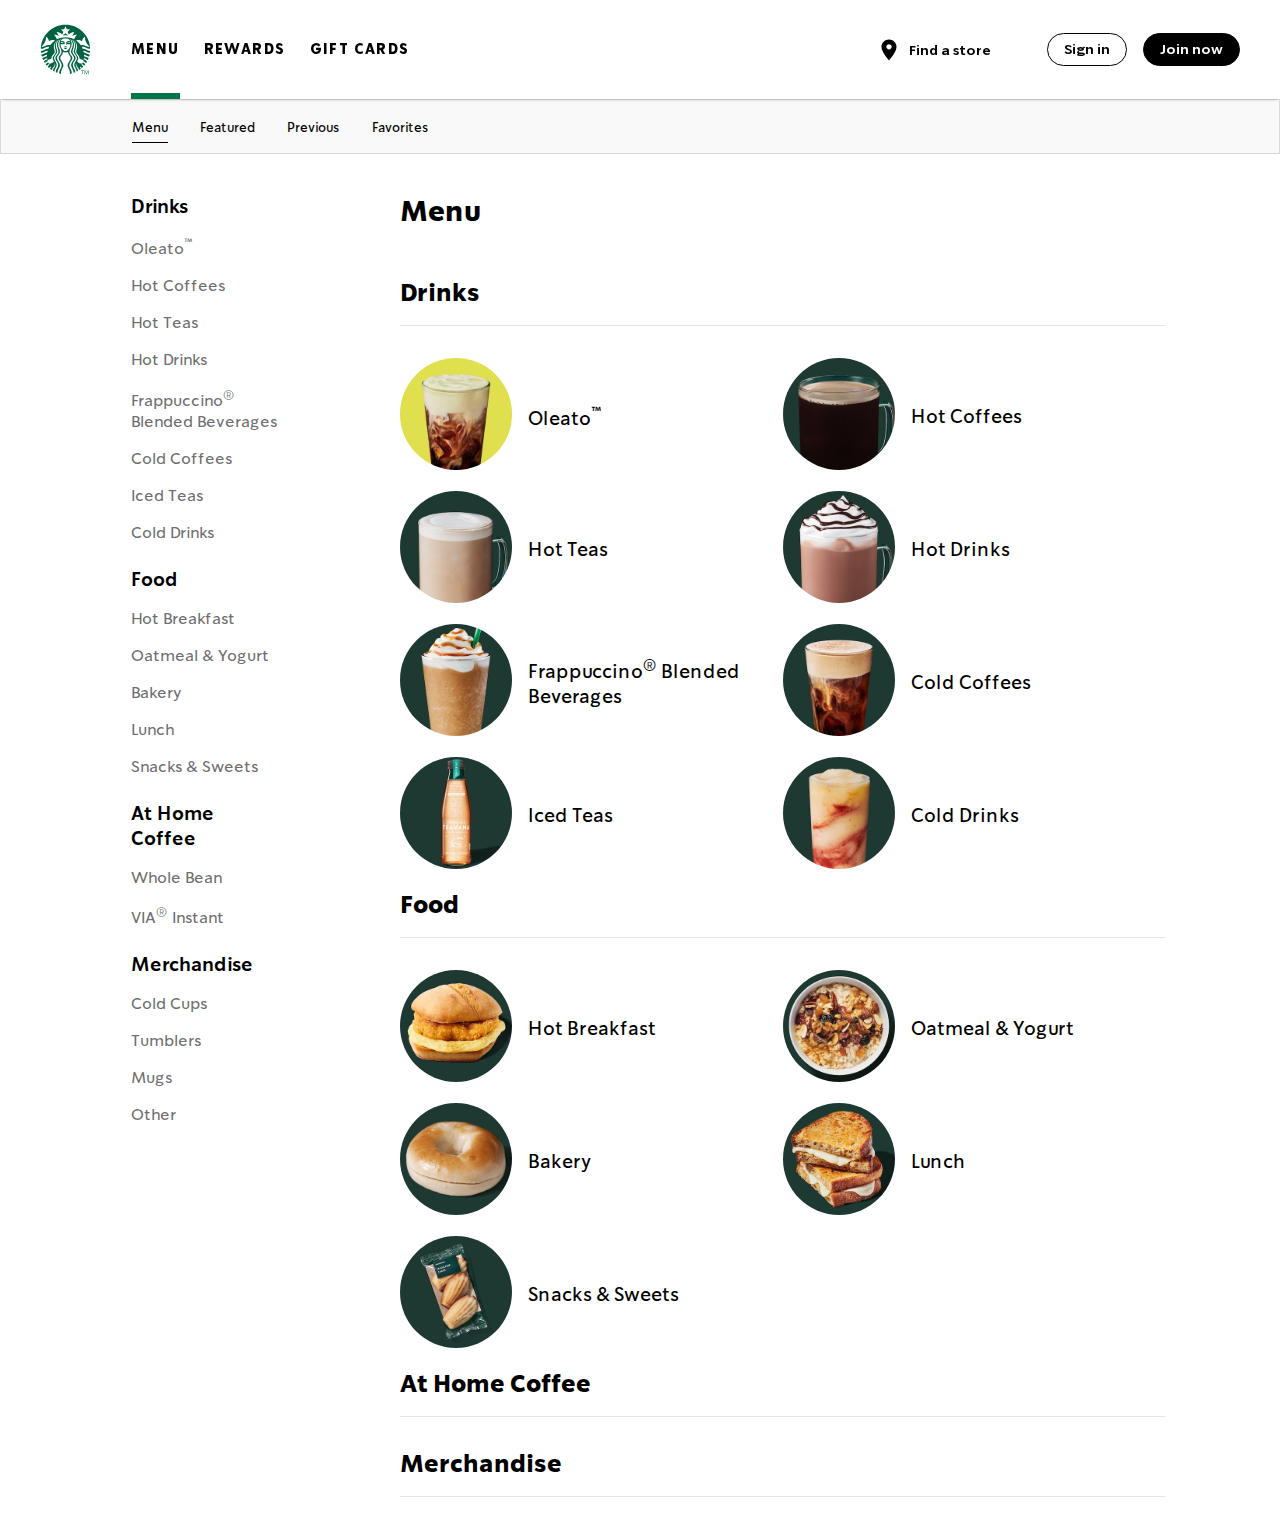
<file: menu.html>
<!-- @Hoang Minh Tu - 21011638 -->

<!DOCTYPE html>
<html lang="en">
<head>
    <meta charset="UTF-8">
    <meta name="viewport" content="width=device-width, initial-scale=1.0">
    <link rel="stylesheet" href="./assets/css/hoangminhtu_css/menu.css">
    <link rel="stylesheet" href="./assets/font/stylesheet.css">
    <link rel="shortcut icon" href="./assets/img/favicon.ico" type="image/x-icon">
    <title>Menu: Starbucks Coffee Company</title>
</head>
<body>
    <header class="header">
        <nav class="header__nav-bar">
            <div class="nav-bar-wrapper">  
                <div class="list-flex">
                    <div class="brand-logo">
                        <a href="./index.html" class="brand-logo-link">
                            <svg aria-hidden="true" focusable="false" height="100%" viewBox="0 0 62 62" width="100%" xmlns="http://www.w3.org/2000/svg"><circle cx="31" cy="31" fill="#ffffff" r="30.002"></circle><path d="M34.017 13.969c-.263-.047-1.531-.26-3.017-.26s-2.754.212-3.017.26c-.151.027-.209-.121-.094-.207.104-.077 3.11-2.365 3.11-2.365l3.109 2.365c.117.086.06.234-.091.207zm-5.194 14.856s-.159.057-.201.197c.63.484 1.064 1.585 2.378 1.585s1.748-1.101 2.377-1.585c-.041-.141-.2-.197-.2-.197s-.823.194-2.177.194-2.177-.194-2.177-.194zm2.177-1.853c-.365 0-.445-.138-.694-.137-.237.001-.697.19-.797.363.007.088.039.167.103.237.532.08.772.376 1.389.376s.856-.296 1.389-.376c.062-.07.096-.148.103-.237-.099-.173-.56-.361-.798-.363-.25-.002-.331.137-.695.137zm29.956 5.673c-.038.717-.102 1.428-.19 2.131-3.396.562-4.61-2.464-8.089-2.312.208.738.377 1.49.507 2.258 2.869-.002 4.025 2.68 7.217 2.285-.168.82-.37 1.629-.603 2.426-2.524.248-3.413-2.26-6.334-2.191.024.416.037.836.037 1.26l-.012.701 5.672 2.164c-.297.807-.629 1.596-.991 2.369-1.705-.094-2.293-2.281-4.887-2.107-.078.561-.177 1.115-.295 1.662 2.253-.158 2.738 1.916 4.352 2.084-.411.75-.854 1.48-1.325 2.191-.956-.512-1.785-2.057-3.598-2.152.186-.574.349-1.156.487-1.748-1.608 0-3.447-.627-4.989-2.031.5-2.846-3.917-5.744-3.917-7.828 0-2.264 1.145-3.517 1.145-6.569 0-2.265-1.1-4.722-2.759-6.401-.321-.326-.65-.59-1.028-.827 1.524 1.886 2.694 4.122 2.694 6.712 0 2.874-1.337 4.391-1.337 7.044 0 2.652 3.88 4.947 3.88 7.682 0 1.076-.344 2.127-1.478 4.191 1.742 1.74 4.011 2.689 5.475 2.689.475 0 .73-.145.9-.518.146-.322.285-.648.416-.977 1.577.061 2.299 1.494 3.172 2.066-.479.643-.982 1.264-1.509 1.865-.585-.648-1.371-1.738-2.522-2.041-.206.4-.424.795-.653 1.182.991.27 1.669 1.27 2.194 1.928-.566.586-1.155 1.148-1.768 1.688-.383-.596-.979-1.352-1.647-1.76-.247.334-.504.66-.769.977.568.385 1.069 1.078 1.396 1.643-.708.568-1.44 1.107-2.198 1.611-.374-3.047-4.533-5.135-3.412-8.67-.368.623-.807 1.402-.807 2.34 0 2.559 2.726 4.59 2.943 7.133-.565.338-1.143.656-1.732.957-.098-2.795-2.984-5.854-2.984-8.148 0-2.561 3.354-5.133 3.354-8.156 0-3.025-3.87-5.119-3.87-7.775 0-2.654 1.646-4.181 1.646-7.583 0-2.492-1.184-5.014-3.013-6.625-.324-.286-.643-.513-1.026-.712 1.725 2.069 2.725 3.946 2.725 6.794 0 3.199-1.886 4.975-1.886 8.107 0 3.133 3.798 4.875 3.798 7.795s-3.535 5.381-3.535 8.381c0 2.729 3.116 5.453 3.162 8.691-.681.297-1.375.568-2.081.814.396-3.271-3.111-6.645-3.111-9.314 0-2.918 3.667-5.426 3.667-8.572 0-3.148-3.728-4.611-3.728-7.842 0-3.229 2.287-5.017 2.287-8.585 0-2.781-1.373-5.282-3.379-6.832l-.127-.096c-.189-.14-.345.029-.211.195 1.42 1.773 2.179 3.566 2.179 6.221 0 3.264-2.627 5.916-2.627 9.078 0 3.732 3.528 4.799 3.528 7.861 0 3.061-3.783 5.51-3.783 8.76 0 3.014 3.58 6.359 2.966 9.838-.718.186-1.446.348-2.185.48.672-4.332-2.84-7.443-2.84-10.277 0-3.068 3.918-5.803 3.918-8.801 0-2.828-2.812-3.752-3.182-6.645-.051-.395-.368-.688-.805-.615-.571.104-1.303.48-2.453.48s-1.882-.377-2.454-.48c-.436-.072-.753.221-.804.615-.369 2.893-3.183 3.816-3.183 6.645 0 2.998 3.919 5.732 3.919 8.801 0 2.834-3.512 5.945-2.841 10.277-.738-.133-1.467-.295-2.185-.48-.614-3.479 2.967-6.824 2.967-9.838 0-3.25-3.784-5.699-3.784-8.76 0-3.062 3.529-4.129 3.529-7.861 0-3.162-2.628-5.813-2.628-9.078 0-2.654.759-4.447 2.18-6.221.133-.166-.022-.335-.212-.195l-.126.096c-2.004 1.546-3.376 4.047-3.376 6.828 0 3.568 2.287 5.356 2.287 8.585 0 3.23-3.728 4.693-3.728 7.842 0 3.146 3.667 5.654 3.667 8.572 0 2.67-3.507 6.043-3.11 9.314-.707-.246-1.401-.518-2.082-.814.047-3.238 3.161-5.963 3.161-8.691 0-3-3.533-5.461-3.533-8.381s3.796-4.662 3.796-7.795c0-3.132-1.885-4.908-1.885-8.107 0-2.848.999-4.725 2.724-6.794-.384.199-.702.426-1.025.712-1.829 1.611-3.012 4.133-3.012 6.625 0 3.402 1.646 4.929 1.646 7.583 0 2.656-3.87 4.75-3.87 7.775 0 3.023 3.354 5.596 3.354 8.156 0 2.295-2.888 5.354-2.985 8.148-.589-.301-1.167-.619-1.732-.957.218-2.543 2.943-4.574 2.943-7.133 0-.938-.438-1.717-.807-2.34 1.121 3.535-3.038 5.623-3.412 8.67-.758-.504-1.491-1.043-2.198-1.611.326-.564.827-1.258 1.396-1.643-.266-.316-.522-.643-.769-.977-.669.408-1.266 1.164-1.648 1.76-.611-.539-1.201-1.102-1.767-1.688.525-.658 1.203-1.658 2.194-1.928-.229-.387-.447-.781-.653-1.182-1.151.303-1.938 1.393-2.522 2.041-.527-.602-1.031-1.223-1.509-1.865.873-.572 1.595-2.006 3.171-2.066.132.328.271.654.417.977.17.373.426.518.9.518 1.464 0 3.732-.949 5.475-2.689-1.134-2.064-1.478-3.115-1.478-4.191 0-2.734 3.88-5.029 3.88-7.682 0-2.653-1.337-4.17-1.337-7.044 0-2.59 1.17-4.826 2.694-6.712-.378.237-.707.501-1.028.827-1.659 1.68-2.759 4.136-2.759 6.401 0 3.052 1.146 4.305 1.146 6.569 0 2.084-4.418 4.982-3.918 7.828-1.542 1.404-3.381 2.031-4.99 2.031.14.592.303 1.174.487 1.748-1.812.096-2.641 1.641-3.598 2.152-.472-.711-.914-1.441-1.325-2.191 1.613-.168 2.099-2.242 4.353-2.084-.118-.547-.218-1.102-.296-1.662-2.594-.174-3.182 2.014-4.887 2.107-.362-.773-.694-1.562-.991-2.369l5.673-2.164-.012-.701c0-.424.013-.844.036-1.26-2.921-.068-3.81 2.439-6.334 2.191-.232-.797-.435-1.605-.602-2.426 3.19.395 4.347-2.287 7.217-2.285.13-.768.299-1.52.506-2.258-3.479-.151-4.693 2.875-8.088 2.312-.089-.703-.152-1.414-.19-2.131 3.947.441 5.427-2.804 9.021-2.407.339-.859.733-1.69 1.177-2.49-4.506-.792-6.036 2.976-10.23 2.397.453-16.171 13.706-29.143 29.989-29.143s29.536 12.972 29.989 29.147c-4.195.579-5.725-3.188-10.23-2.397.443.8.837 1.631 1.177 2.49 3.592-.398 5.072 2.848 9.02 2.407zm-42.852-12.583c-2.209-.903-4.883-.695-7.167.772-.354-2.125-1.507-4.013-3.149-5.152-.227-.157-.463-.008-.442.255.347 4.49-2.278 8.389-5.506 11.816 3.327 1 6.159-3.284 10.474-1.789 1.548-2.305 3.514-4.308 5.79-5.902zm12.896-2.716c-2.785 0-5.118 1.575-5.729 3.61-.047.156.017.257.197.176.501-.225 1.071-.333 1.69-.333 1.136 0 2.137.417 2.729 1.143.262.864.284 2.115-.012 2.829-.468-.105-.636-.467-1.093-.467s-.811.321-1.586.321c-.774 0-.865-.366-1.374-.366-.599 0-.709.617-.709 1.313 0 3.103 2.852 7.373 5.886 7.373 3.033 0 5.885-4.27 5.885-7.373 0-.696-.143-1.292-.769-1.373-.312.225-.599.426-1.313.426-.775 0-.989-.321-1.445-.321-.551 0-.496 1.162-1.15 1.227-.436-1.048-.457-2.392-.095-3.589.593-.726 1.593-1.143 2.729-1.143.619 0 1.193.109 1.689.333.181.081.244-.021.197-.176-.61-2.035-2.942-3.61-5.727-3.61zm4.434 4.452c-.668 0-1.451.205-1.943.753-.051.149-.051.371.021.519 1.211-.415 2.279-.431 2.795.146.275-.25.363-.475.363-.736 0-.403-.41-.682-1.236-.682zm-9.741 1.418c.584-.585 1.815-.56 3.094-.088.056-.636-1.083-1.331-2.221-1.331-.827 0-1.236.279-1.236.683 0 .261.088.487.363.736zm19.194-10.504c-2.199.157-4.109.912-5.654 2.17.656-1.86 1.489-3.487 2.545-5.064-2.8.297-5.141 1.321-6.849 3.071l-1.337-3.505 2.968-2.621-3.974-.281-1.586-3.696-1.587 3.696-3.974.281 2.968 2.621-1.336 3.505c-1.709-1.75-4.05-2.774-6.848-3.071 1.054 1.578 1.887 3.205 2.543 5.064-1.544-1.259-3.454-2.014-5.653-2.17 1.319 1.696 2.488 3.504 3.354 5.448.098.219.308.291.535.178 3.012-1.497 6.406-2.339 9.997-2.339s6.984.843 9.998 2.339c.227.113.437.041.534-.178.867-1.944 2.036-3.752 3.356-5.448zm4.801 13.254c4.313-1.495 7.146 2.788 10.473 1.789-3.228-3.427-5.852-7.326-5.505-11.816.021-.263-.216-.413-.442-.255-1.643 1.139-2.796 3.027-3.149 5.152-2.285-1.467-4.958-1.676-7.167-.772 2.273 1.592 4.24 3.595 5.79 5.902z" fill="#006241"></path><g fill="#006241"><path d="M53.595 57.01h-1.526v4.105h-.547v-4.105h-1.522v-.51h3.595v.51zM54.236 56.5h.811l1.57 3.618h.011l1.574-3.618h.798v4.615h-.551v-3.869h-.012l-1.653 3.869h-.333l-1.659-3.869h-.011v3.869h-.545v-4.615z"></path></g></svg>
                        </a>
                    </div>

                    <div class="link-list-container">
                        <div class="nav-bar__left">
                            <ul class="nav-bar__left-items">
                                <li class="nav-bar__left-item">
                                    <a href="./menu.html" class="item-hover-green item-link">Menu</a>
                                </li>
                                <li class="nav-bar__left-item">
                                    <a href="" class="item-hover-green item-link">Rewards</a>
                                </li>
                                <li class="nav-bar__left-item">
                                    <a href="" class="item-hover-green item-link">Gift Cards</a>
                                </li>
                            
                            </ul>
                            
                        </div>
            
                        <div class="nav-bar__right">
                            <span class="item-link__location-wrapper">
                                <a href="" class="item-hover-green item-link__location">
                                    <svg aria-hidden="true" class="valign-middle pr2" focusable="false" preserveAspectRatio="xMidYMid meet" style="width:32px;height:32px;overflow:visible;fill:currentColor" viewBox="0 0 24 24"><path d="M12,11.475 C10.5214286,11.475 9.32142857,10.299 9.32142857,8.85 C9.32142857,7.401 10.5214286,6.225 12,6.225 C13.4785714,6.225 14.6785714,7.401 14.6785714,8.85 C14.6785714,10.299 13.4785714,11.475 12,11.475 M12,1.5 C7.85357143,1.5 4.5,4.7865 4.5,8.85 C4.5,14.3625 12,22.5 12,22.5 C12,22.5 19.5,14.3625 19.5,8.85 C19.5,4.7865 16.1464286,1.5 12,1.5"></path></svg>
                                    Find a store
                                </a>
                            </span>
            
                            <a href="" class="item-bp item-link__sign-in">Sign in</a>
                            <a href="" class="item-bp item-link__join-now">Join now</a> 
                        </div>

                        <div class="menu-hamburger-button">
                            <button class="hamburger-button">
                                <svg aria-hidden="true" class="valign-middle absoluteCenter" focusable="false" preserveAspectRatio="xMidYMid meet" style="width:24px;height:24px;overflow:visible;fill:currentColor" viewBox="0 0 24 24">
                                    <path class="sb-hamburgerButton-middleLine-CLOSED" d="M21,12.9H3c-0.5,0-0.9-0.4-0.9-0.9s0.4-0.9,0.9-0.9h18c0.5,0,0.9,0.4,0.9,0.9S21.5,12.9,21,12.9z" id="sb-closed-middle-line"></path>
                                    <path class="sb-hamburgerButton-topLine-CLOSED sb-hamburgerButton-animation sb-hamburgerButton-animation-outer-lines" d="M21,6.9H3C2.5,6.9,2.1,6.5,2.1,6S2.5,5.1,3,5.1h18c0.5,0,0.9,0.4,0.9,0.9S21.5,6.9,21,6.9z" id="sb-closed-top-line"></path>
                                    <path class="sb-hamburgerButton-bottomLine-CLOSED sb-hamburgerButton-animation sb-hamburgerButton-animation-outer-lines" d="M21,18.9H3c-0.5,0-0.9-0.4-0.9-0.9s0.4-0.9,0.9-0.9h18c0.5,0,0.9,0.4,0.9,0.9S21.5,18.9,21,18.9z" id="sb-closed-bottom-line"></path>
                                    <circle class="sb-icon-hover" cx="50%" cy="50%" fill="transparent" r="75%"></circle>
                                </svg>
                            </button>
                        </div>
                    </div>
                
                </div>
                <div class="menu-hamburger__mask hidden"></div>
                <div class="menu-hamburger">
                    <div class="menu-upper">
                        <ul class="menu-hamburger__items">
                            <li class="menu-hamburger__item">
                                <a href="" class="item-link">Menu</a>
                            </li>
                            <li class="menu-hamburger__item">
                                <a href="" class="item-link">Rewards</a>
                            </li>
                            <li class="menu-hamburger__item">
                                <a href="" class="item-link">Gift Cards</a>
                            </li>
                        </ul>
                    </div>
                    <div class="line-break"></div>
                    <div class="menu-lower">
                        <a href="" class="item-bp item-link__sign-in">Sign in</a>
                        <a href="" class="item-bp item-link__join-now">Join now</a>
                        
                        <a href="" class="item-link__location">
                            <svg aria-hidden="true" class="valign-middle pr2" focusable="false" preserveAspectRatio="xMidYMid meet" style="width:32px;height:32px;overflow:visible;fill:currentColor" viewBox="0 0 24 24"><path d="M12,11.475 C10.5214286,11.475 9.32142857,10.299 9.32142857,8.85 C9.32142857,7.401 10.5214286,6.225 12,6.225 C13.4785714,6.225 14.6785714,7.401 14.6785714,8.85 C14.6785714,10.299 13.4785714,11.475 12,11.475 M12,1.5 C7.85357143,1.5 4.5,4.7865 4.5,8.85 C4.5,14.3625 12,22.5 12,22.5 C12,22.5 19.5,14.3625 19.5,8.85 C19.5,4.7865 16.1464286,1.5 12,1.5"></path></svg>
                            Find a store
                        </a>
                        
                    </div>
                </div>
            </div>
        </nav> 
    </header>

    <main class="main">
        <div class="sub-navbar">
            <ul class="sub-navbar-items">
                <li class="sub-navbar-item"><a href="" class="item-link">Menu</a></li>
                <li class="sub-navbar-item"><a href="" class="item-link">Featured</a></li>
                <li class="sub-navbar-item"><a href="" class="item-link">Previous</a></li>
                <li class="sub-navbar-item"><a href="" class="item-link">Favorites</a></li>
            </ul>
        </div>

        <div class="content-container">
            <aside class="aside">
                <nav class="aside-navbar">
                    <ul>
                        <li class="section-item">
                            <span class="section-title">Drinks</span>
                            <ul class="section-item-list">
                                <li class="list-item"><a href="" class="item-link">Oleato<sup>&trade;</sup></a></li>
                                <li class="list-item"><a href="" class="item-link">Hot Coffees</a></li>
                                <li class="list-item"><a href="" class="item-link">Hot Teas</a></li>
                                <li class="list-item"><a href="" class="item-link">Hot Drinks</a></li>
                                <li class="list-item"><a href="" class="item-link">Frappuccino<sup>&reg;</sup> Blended Beverages</a></li>
                                <li class="list-item"><a href="" class="item-link">Cold Coffees</a></li>
                                <li class="list-item"><a href="" class="item-link">Iced Teas</a></li>
                                <li class="list-item"><a href="" class="item-link">Cold Drinks</a></li>
                                
                            </ul>
                        </li>
                        <li class="section-item">
                            <span class="section-title">Food</span>
                            <ul class="section-item-list">
                                <li class="list-item"><a href="" class="item-link">Hot Breakfast</a></li>
                                <li class="list-item"><a href="" class="item-link">Oatmeal & Yogurt</a></li>
                                <li class="list-item"><a href="" class="item-link">Bakery</a></li>
                                <li class="list-item"><a href="" class="item-link">Lunch</a></li>
                                <li class="list-item"><a href="" class="item-link">Snacks & Sweets</a></li>

                            </ul>
                        </li>
                        <li class="section-item">
                            <span class="section-title">At Home Coffee</span>
                            <ul class="section-item-list">
                                <li class="list-item"><a href="" class="item-link">Whole Bean</a></li>
                                <li class="list-item"><a href="" class="item-link">VIA<sup>&reg;</sup> Instant</a></li>
                            </ul>
                        </li>
                        <li class="section-item">
                            <span class="section-title">Merchandise</span>
                            <ul class="section-item-list">
                                <li class="list-item"><a href="" class="item-link">Cold Cups</a></li>
                                <li class="list-item"><a href="" class="item-link">Tumblers</a></li>
                                <li class="list-item"><a href="" class="item-link">Mugs</a></li>
                                <li class="list-item"><a href="" class="item-link">Other</a></li>
                            </ul>
                        </li>
                    </ul>
                </nav>
            </aside>

            <div class="main-content">
                <h1 class="content-heading">Menu</h1>
                <section class="section">
                    <h2 class="section-title">Drinks</h2>
                    <!-- <div class="line-break"></div> -->
                    <div class="section-items">
                        <div class="section-items-wrapper">
                            <div class="section-item">
                                <div class="thumb-art"><a href=""><img src="./assets/img/drinks/drink-1.avif" alt=""></a></div>
                                <h3 class="item-title"><a href="" class="item-link">Oleato<sup>&trade;</sup></a></h3>
                            </div>
                        </div>

                        <div class="section-items-wrapper">
                            <div class="section-item">
                                <div class="thumb-art"><a href=""><img src="./assets/img/drinks/drink-2.avif" alt=""></a></div>
                                <h3 class="item-title"><a href="" class="item-link">Hot Coffees</a></h3>
                            </div>
                        </div>

                        <div class="section-items-wrapper">
                            <div class="section-item">
                                <div class="thumb-art"><a href=""><img src="./assets/img/drinks/drink-3.avif" alt=""></a></div>
                                <h3 class="item-title"><a href="" class="item-link">Hot Teas</a></h3>
                            </div>
                        </div>
                        
                        <div class="section-items-wrapper">
                            <div class="section-item">
                                <div class="thumb-art"><a href=""><img src="./assets/img/drinks/drink-4.avif" alt=""></a></div>
                                <h3 class="item-title"><a href="" class="item-link">Hot Drinks</a></h3>
                            </div>
                        </div>

                        <div class="section-items-wrapper">
                            <div class="section-item">
                                <div class="thumb-art"><a href=""><img src="./assets/img/drinks/drink-5.avif" alt=""></a></div>
                                <h3 class="item-title"><a href="" class="item-link">Frappuccino<sup>&reg;</sup> Blended Beverages</a></a></h3>
                            </div>
                        </div>

                        <div class="section-items-wrapper">
                            <div class="section-item">
                                <div class="thumb-art"><a href=""><img src="./assets/img/drinks/drink-6.avif" alt=""></a></div>
                                <h3 class="item-title"><a href="" class="item-link">Cold Coffees</a></a></h3>
                            </div>
                        </div>

                        <div class="section-items-wrapper">
                            <div class="section-item">
                                <div class="thumb-art"><a href=""><img src="./assets/img/drinks/drink-7.avif" alt=""></a></div>
                                <h3 class="item-title"><a href="" class="item-link">Iced Teas</a></a></h3>
                            </div>
                        </div>

                        <div class="section-items-wrapper">
                            <div class="section-item">
                                <div class="thumb-art"><a href=""><img src="./assets/img/drinks/drink-8.avif" alt=""></a></div>
                                <h3 class="item-title"><a href="" class="item-link">Cold Drinks</a></a></h3>
                            </div>
                        </div>
                    </div>
                </section>
                <section class="section">
                    <h2 class="section-title">Food</h2>
                    <!-- <div class="line-break"></div> -->
                    <div class="section-items">
                        <div class="section-items-wrapper">
                            <div class="section-item">
                                <div class="thumb-art"><a href=""><img src="./assets/img/food/food-1.avif" alt=""></a></div>
                                <h3 class="item-title"><a href="" class="item-link">Hot Breakfast</a></h3>
                            </div>
                        </div>

                        <div class="section-items-wrapper">
                            <div class="section-item">
                                <div class="thumb-art"><a href=""><img src="./assets/img/food/food-2.avif" alt=""></a></div>
                                <h3 class="item-title"><a href="" class="item-link">Oatmeal & Yogurt</a></h3>
                            </div>
                        </div>

                        <div class="section-items-wrapper">
                            <div class="section-item">
                                <div class="thumb-art"><a href=""><img src="./assets/img/food/food-3.avif" alt=""></a></div>
                                <h3 class="item-title"><a href="" class="item-link">Bakery</a></h3>
                            </div>
                        </div>
                        
                        <div class="section-items-wrapper">
                            <div class="section-item">
                                <div class="thumb-art"><a href=""><img src="./assets/img/food/food-4.avif" alt=""></a></div>
                                <h3 class="item-title"><a href="" class="item-link">Lunch</a></h3>
                            </div>
                        </div>

                        <div class="section-items-wrapper">
                            <div class="section-item">
                                <div class="thumb-art"><a href=""><img src="./assets/img/food/food-5.avif" alt=""></a></div>
                                <h3 class="item-title"><a href="" class="item-link">Snacks & Sweets</a></a></h3>
                            </div>
                        </div>
                    </div>
                </section>
                <section class="section">
                    <h2 class="section-title">At Home Coffee</h2>
                </section>
                <section class="section">
                    <h2 class="section-title">Merchandise</h2>
                </section>
            </div>
        </div>
    </main>

    <script src="main.js"></script>
</body>
</html>
</file>
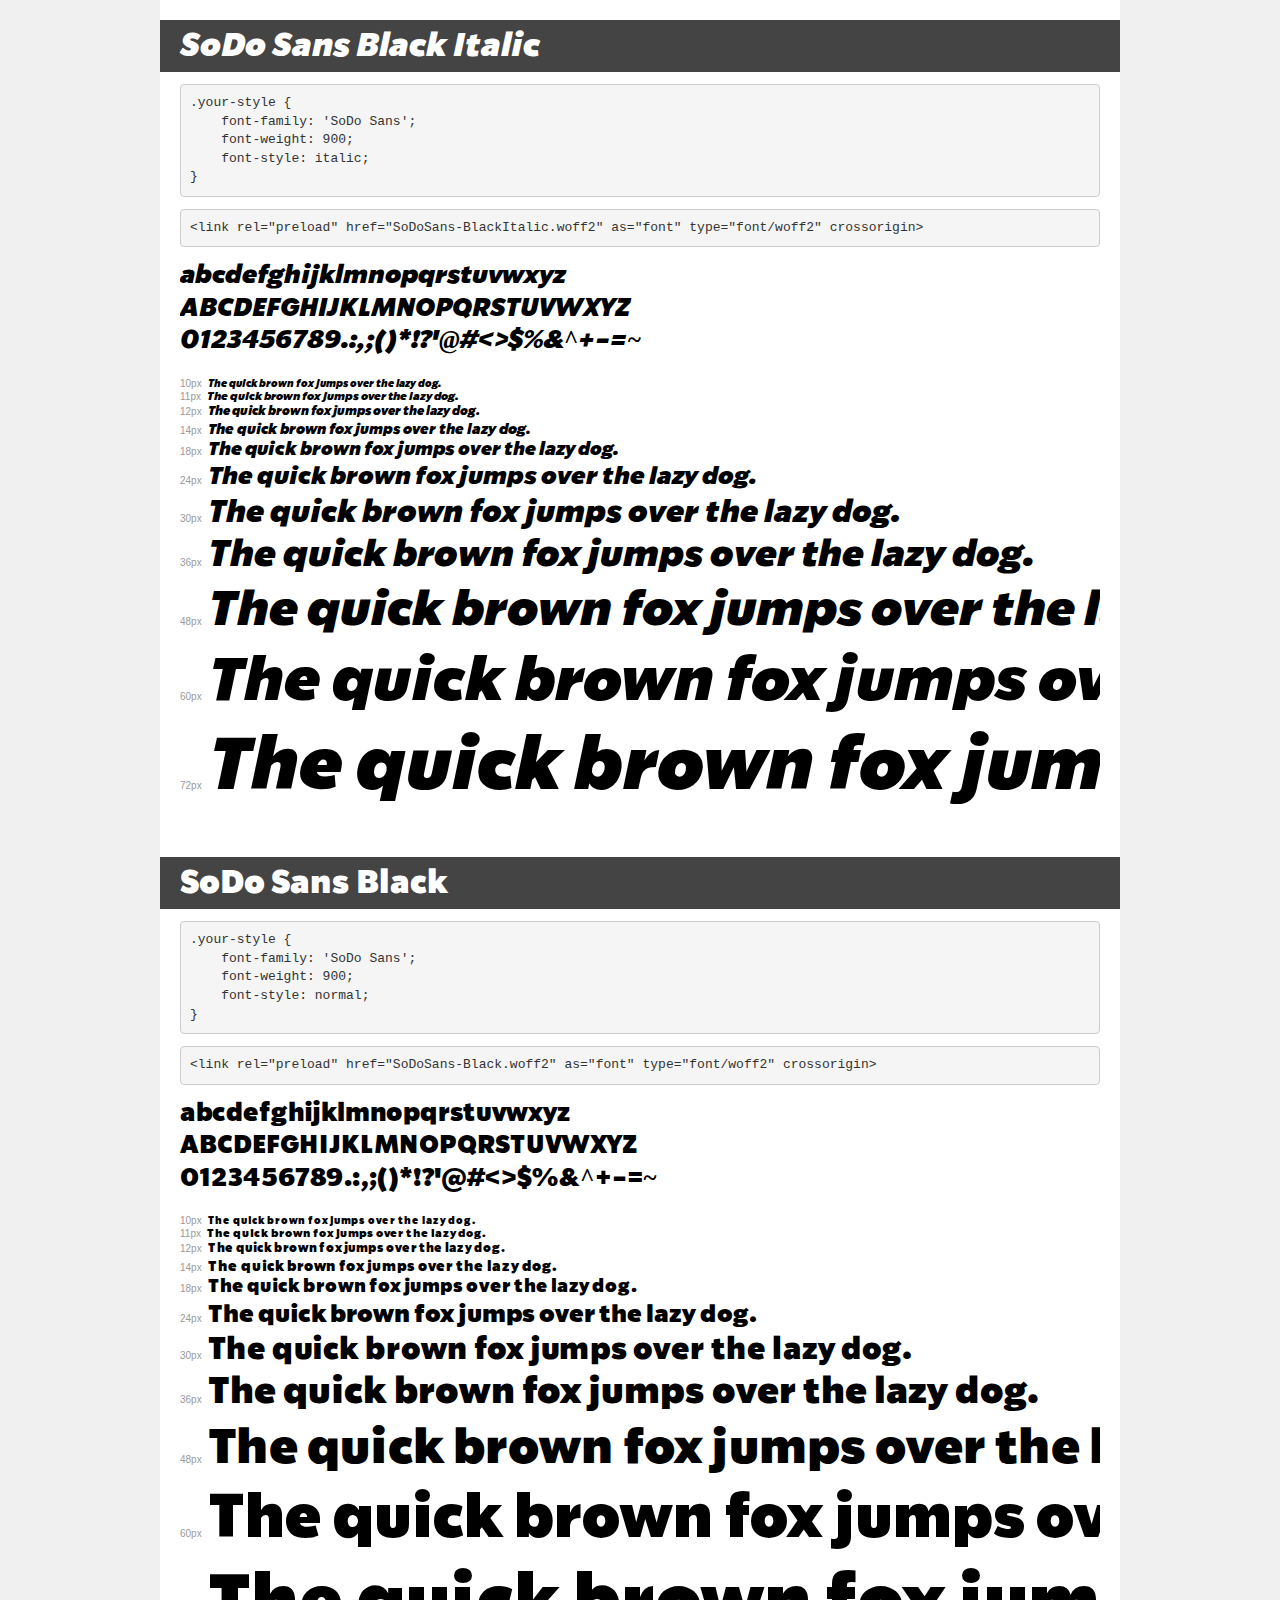
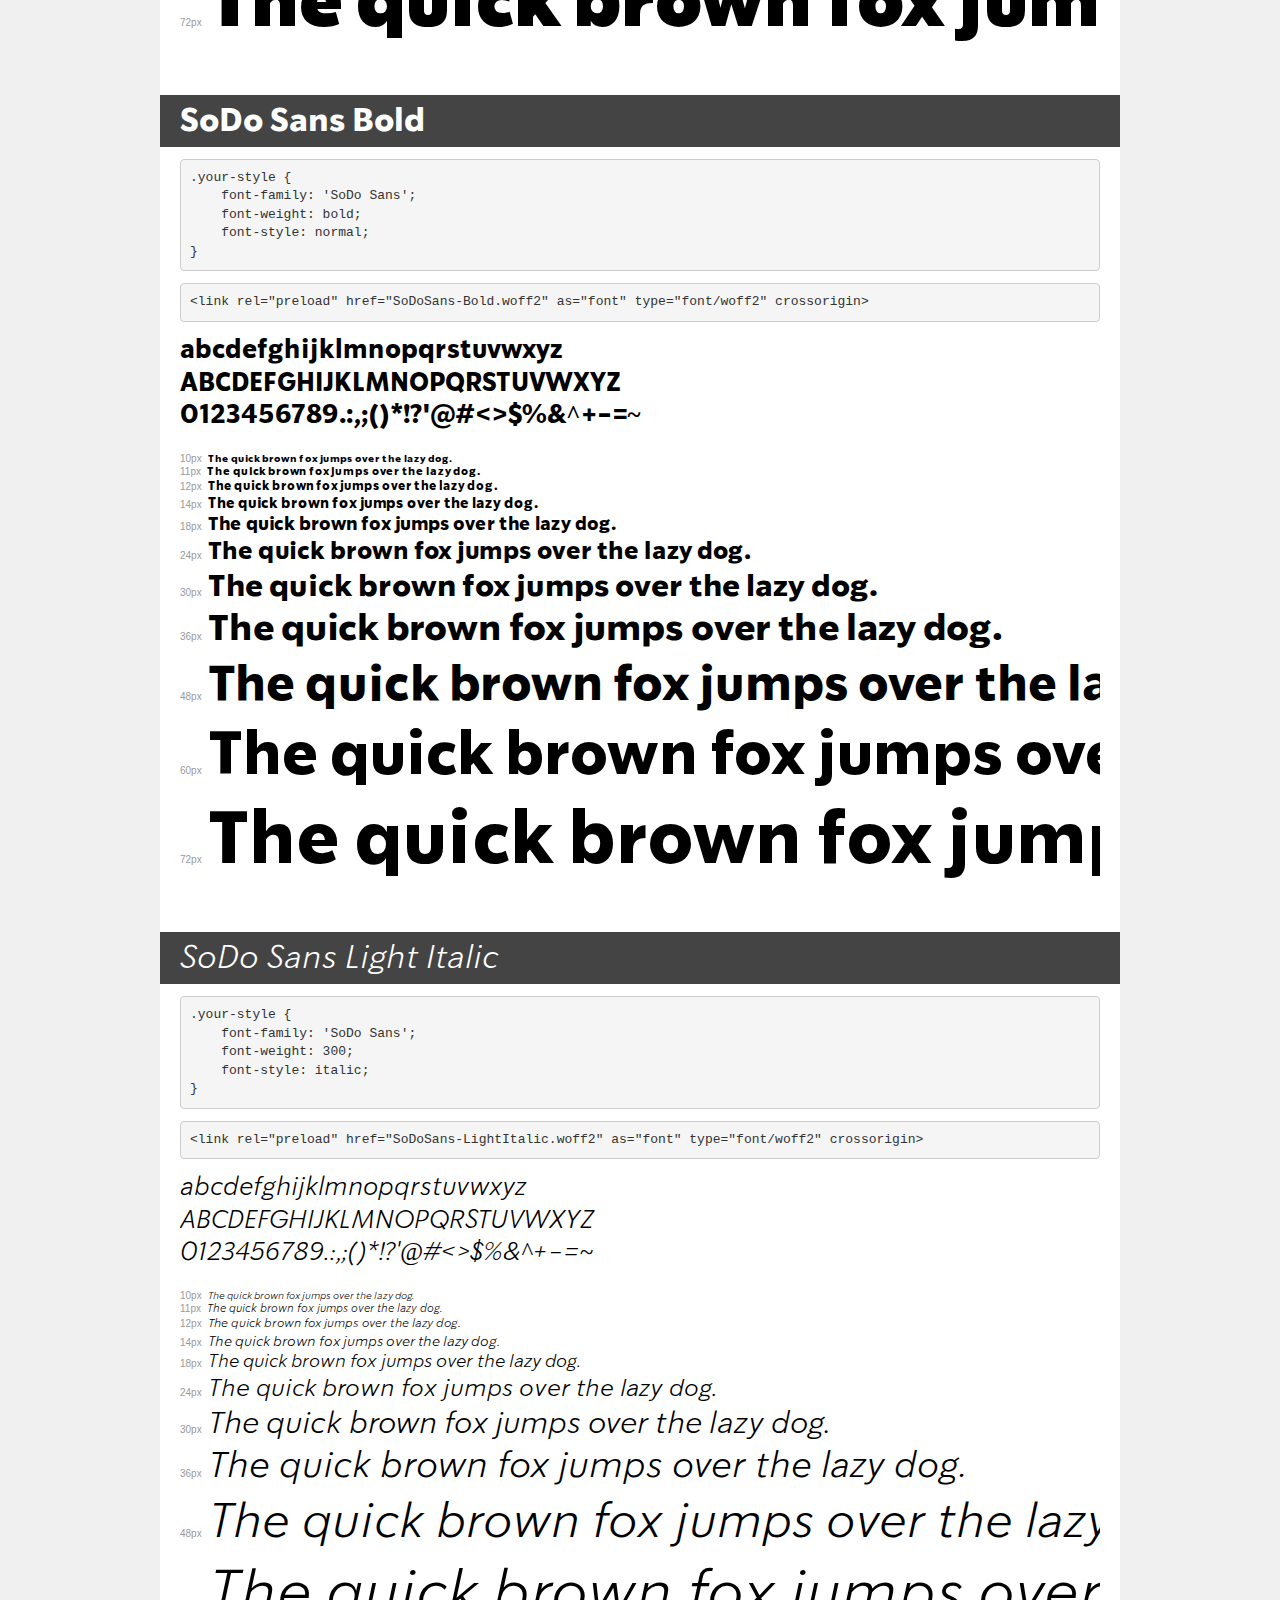
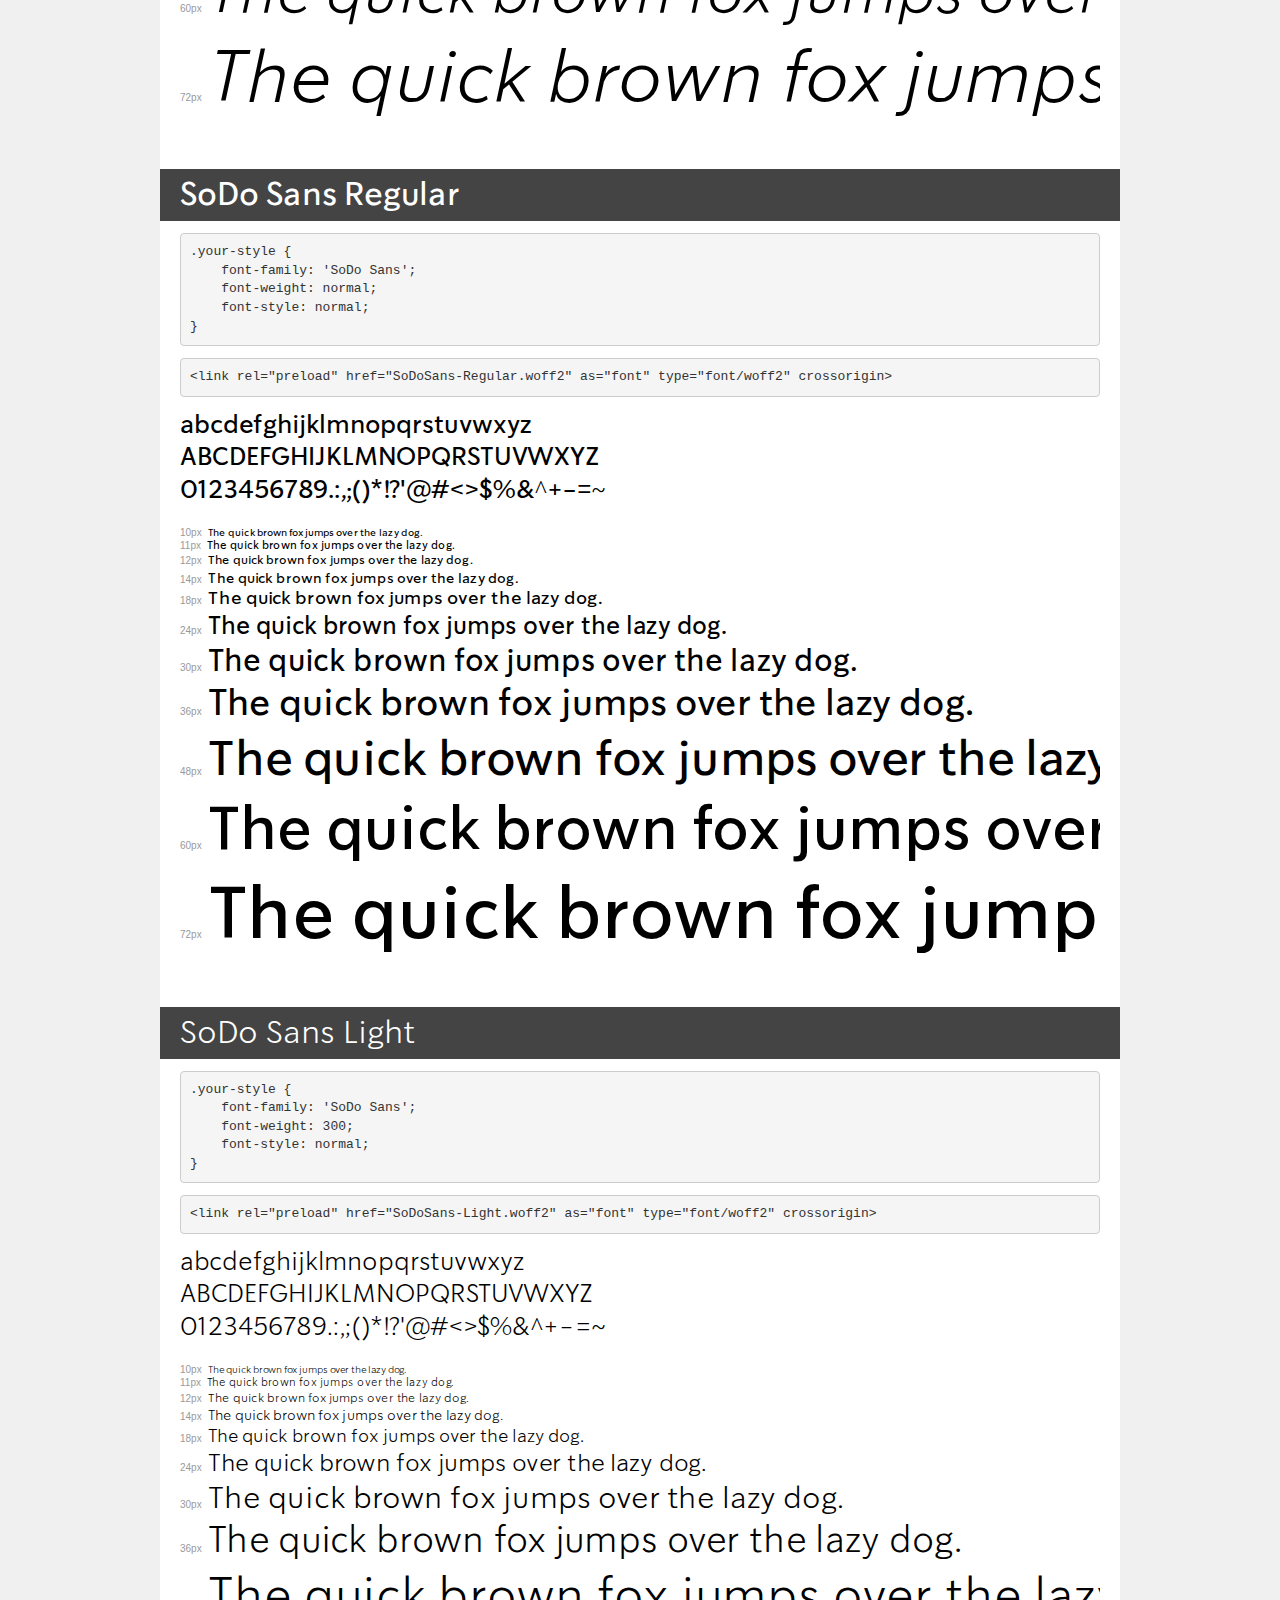
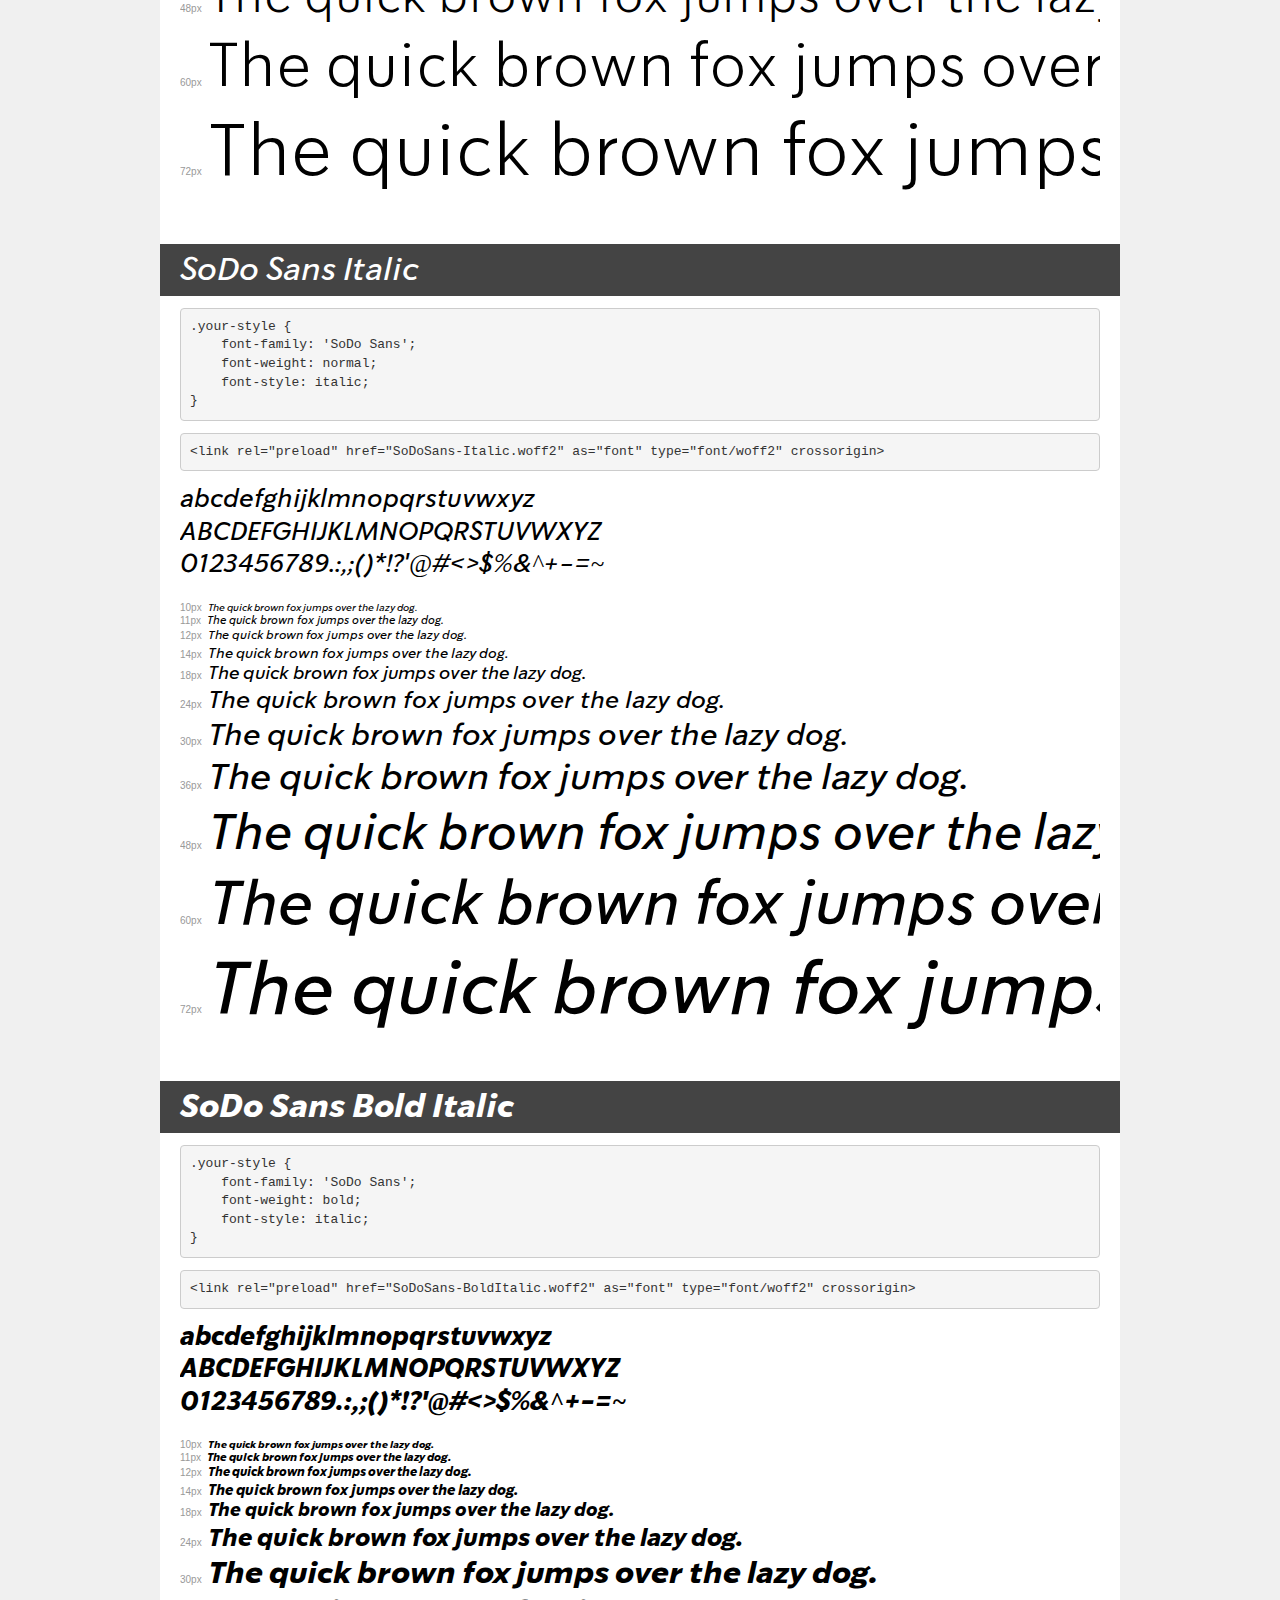
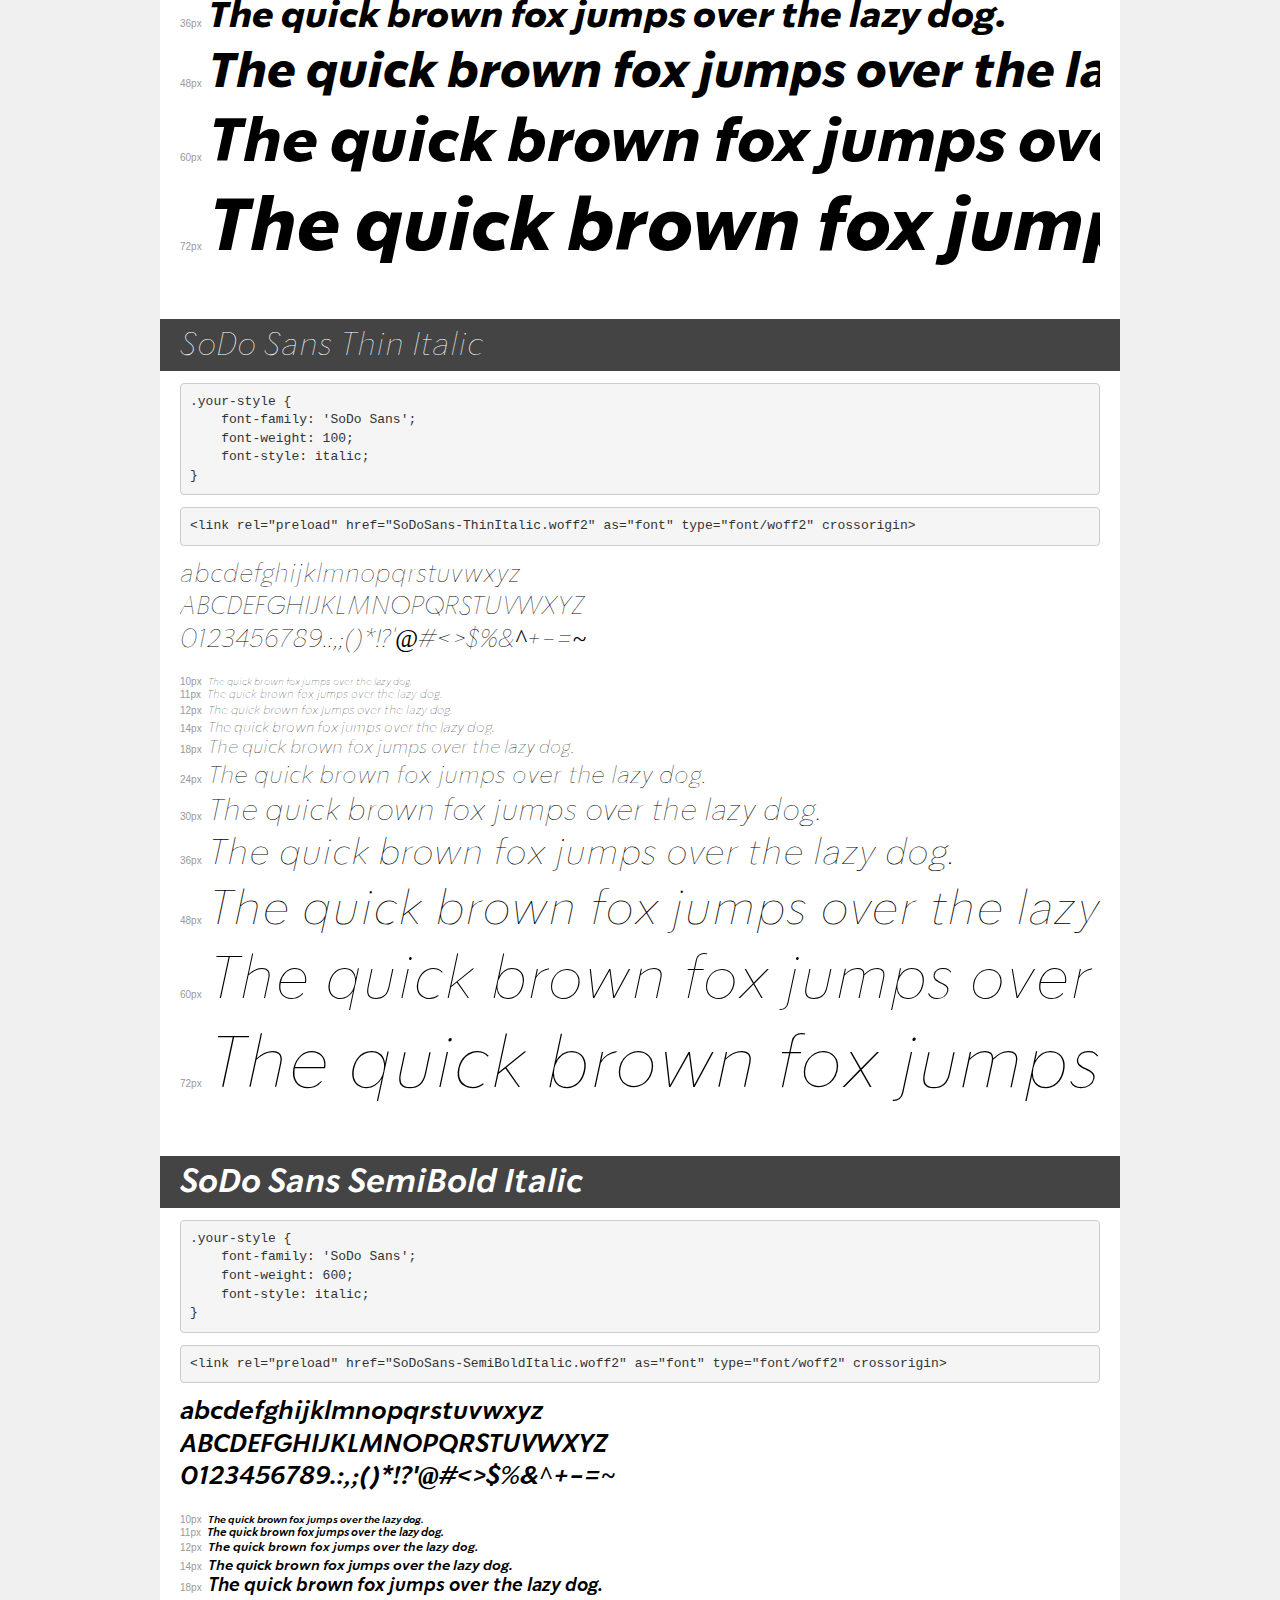
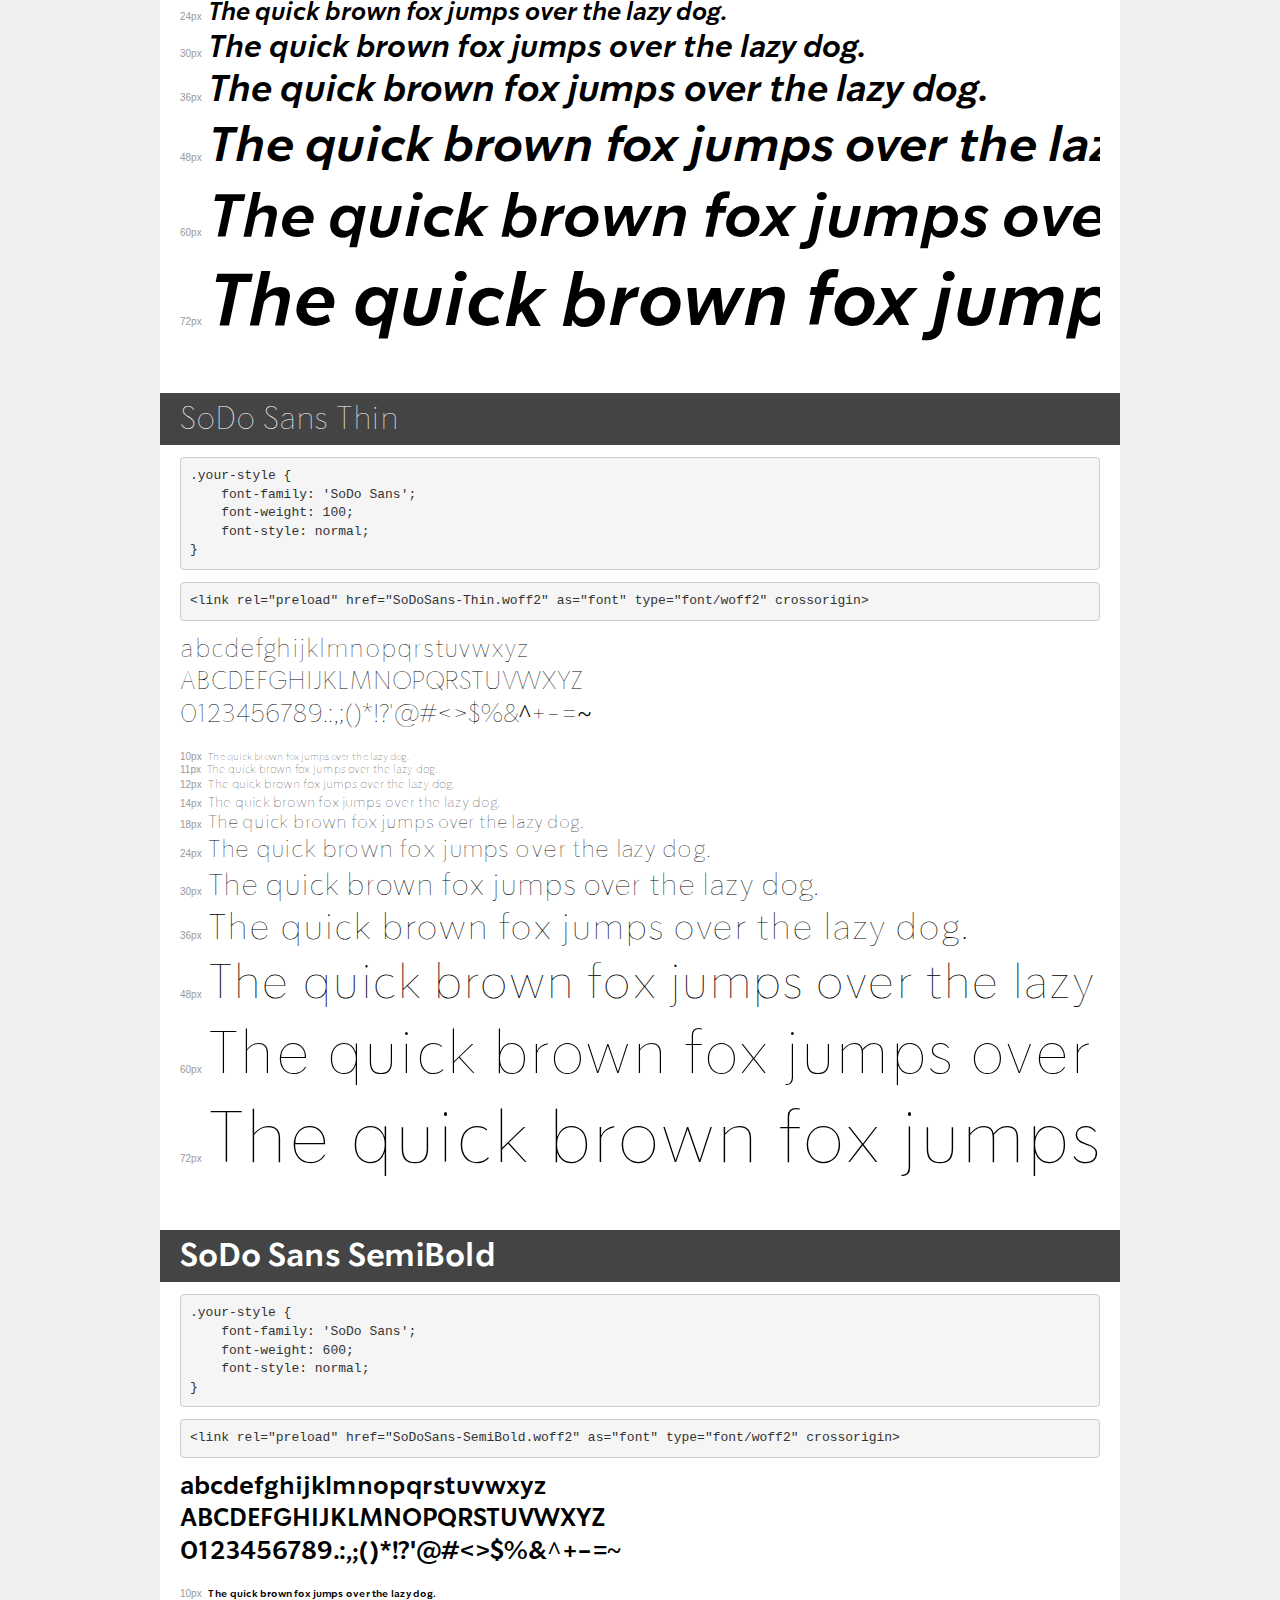
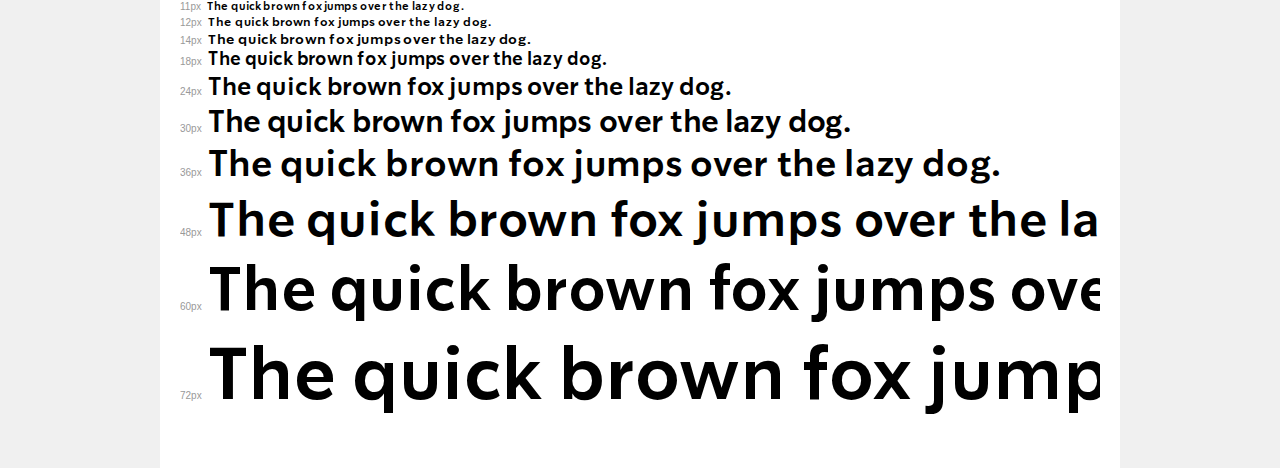
<file: assets/font/demo.html>
<!DOCTYPE html>
<html lang="en">
<head>
    <meta charset="utf-8">
    <meta http-equiv="X-UA-Compatible" content="IE=edge">
    <meta name="viewport" content="width=device-width, initial-scale=1">
    <meta name="robots" content="noindex, noarchive">
    <meta name="format-detection" content="telephone=no">
    <title>Transfonter demo</title>
    <link href="stylesheet.css" rel="stylesheet">
    <style>
        /*
        http://meyerweb.com/eric/tools/css/reset/
        v2.0 | 20110126
        License: none (public domain)
        */
        html, body, div, span, applet, object, iframe,
        h1, h2, h3, h4, h5, h6, p, blockquote, pre,
        a, abbr, acronym, address, big, cite, code,
        del, dfn, em, img, ins, kbd, q, s, samp,
        small, strike, strong, sub, sup, tt, var,
        b, u, i, center,
        dl, dt, dd, ol, ul, li,
        fieldset, form, label, legend,
        table, caption, tbody, tfoot, thead, tr, th, td,
        article, aside, canvas, details, embed,
        figure, figcaption, footer, header, hgroup,
        menu, nav, output, ruby, section, summary,
        time, mark, audio, video {
            margin: 0;
            padding: 0;
            border: 0;
            font-size: 100%;
            font: inherit;
            vertical-align: baseline;
        }
        /* HTML5 display-role reset for older browsers */
        article, aside, details, figcaption, figure,
        footer, header, hgroup, menu, nav, section {
            display: block;
        }
        body {
            line-height: 1;
        }
        ol, ul {
            list-style: none;
        }
        blockquote, q {
            quotes: none;
        }
        blockquote:before, blockquote:after,
        q:before, q:after {
            content: '';
            content: none;
        }
        table {
            border-collapse: collapse;
            border-spacing: 0;
        }
        /* demo styles */
        body {
            background: #f0f0f0;
            color: #000;
        }
        .page {
            background: #fff;
            width: 920px;
            margin: 0 auto;
            padding: 20px 20px 0 20px;
            overflow: hidden;
        }
        .font-container {
            overflow-x: auto;
            overflow-y: hidden;
            margin-bottom: 40px;
            line-height: 1.3;
            white-space: nowrap;
            padding-bottom: 5px;
        }
        h1 {
            position: relative;
            background: #444;
            font-size: 32px;
            color: #fff;
            padding: 10px 20px;
            margin: 0 -20px 12px -20px;
        }
        .letters {
            font-size: 25px;
            margin-bottom: 20px;
        }
        .s10:before {
            content: '10px';
        }
        .s11:before {
            content: '11px';
        }
        .s12:before {
            content: '12px';
        }
        .s14:before {
            content: '14px';
        }
        .s18:before {
            content: '18px';
        }
        .s24:before {
            content: '24px';
        }
        .s30:before {
            content: '30px';
        }
        .s36:before {
            content: '36px';
        }
        .s48:before {
            content: '48px';
        }
        .s60:before {
            content: '60px';
        }
        .s72:before {
            content: '72px';
        }
        .s10:before, .s11:before, .s12:before, .s14:before,
        .s18:before, .s24:before, .s30:before, .s36:before,
        .s48:before, .s60:before, .s72:before {
            font-family: Arial, sans-serif;
            font-size: 10px;
            font-weight: normal;
            font-style: normal;
            color: #999;
            padding-right: 6px;
        }
        pre {
            display: block;
            padding: 9px;
            margin: 0 0 12px;
            font-family: Monaco, Menlo, Consolas, "Courier New", monospace;
            font-size: 13px;
            line-height: 1.428571429;
            color: #333;
            font-weight: normal;
            font-style: normal;
            background-color: #f5f5f5;
            border: 1px solid #ccc;
            overflow-x: auto;
            border-radius: 4px;
        }
        /* responsive */
        @media (max-width: 959px) {
            .page {
                width: auto;
                margin: 0;
            }
        }
    </style>
</head>
<body>
<div class="page">
    <div class="demo">
        <h1 style="font-family: 'SoDo Sans'; font-weight: 900; font-style: italic;">SoDo Sans Black Italic</h1>
        <pre title="Usage">.your-style {
    font-family: 'SoDo Sans';
    font-weight: 900;
    font-style: italic;
}</pre>
        <pre title="Preload (optional)">
&lt;link rel=&quot;preload&quot; href=&quot;SoDoSans-BlackItalic.woff2&quot; as=&quot;font&quot; type=&quot;font/woff2&quot; crossorigin&gt;</pre>
        <div class="font-container" style="font-family: 'SoDo Sans'; font-weight: 900; font-style: italic;">
            <p class="letters">
                abcdefghijklmnopqrstuvwxyz<br>
ABCDEFGHIJKLMNOPQRSTUVWXYZ<br>
                0123456789.:,;()*!?'@#&lt;&gt;$%&^+-=~
            </p>
            <p class="s10" style="font-size: 10px;">The quick brown fox jumps over the lazy dog.</p>
            <p class="s11" style="font-size: 11px;">The quick brown fox jumps over the lazy dog.</p>
            <p class="s12" style="font-size: 12px;">The quick brown fox jumps over the lazy dog.</p>
            <p class="s14" style="font-size: 14px;">The quick brown fox jumps over the lazy dog.</p>
            <p class="s18" style="font-size: 18px;">The quick brown fox jumps over the lazy dog.</p>
            <p class="s24" style="font-size: 24px;">The quick brown fox jumps over the lazy dog.</p>
            <p class="s30" style="font-size: 30px;">The quick brown fox jumps over the lazy dog.</p>
            <p class="s36" style="font-size: 36px;">The quick brown fox jumps over the lazy dog.</p>
            <p class="s48" style="font-size: 48px;">The quick brown fox jumps over the lazy dog.</p>
            <p class="s60" style="font-size: 60px;">The quick brown fox jumps over the lazy dog.</p>
            <p class="s72" style="font-size: 72px;">The quick brown fox jumps over the lazy dog.</p>
        </div>
    </div>

    <div class="demo">
        <h1 style="font-family: 'SoDo Sans'; font-weight: 900; font-style: normal;">SoDo Sans Black</h1>
        <pre title="Usage">.your-style {
    font-family: 'SoDo Sans';
    font-weight: 900;
    font-style: normal;
}</pre>
        <pre title="Preload (optional)">
&lt;link rel=&quot;preload&quot; href=&quot;SoDoSans-Black.woff2&quot; as=&quot;font&quot; type=&quot;font/woff2&quot; crossorigin&gt;</pre>
        <div class="font-container" style="font-family: 'SoDo Sans'; font-weight: 900; font-style: normal;">
            <p class="letters">
                abcdefghijklmnopqrstuvwxyz<br>
ABCDEFGHIJKLMNOPQRSTUVWXYZ<br>
                0123456789.:,;()*!?'@#&lt;&gt;$%&^+-=~
            </p>
            <p class="s10" style="font-size: 10px;">The quick brown fox jumps over the lazy dog.</p>
            <p class="s11" style="font-size: 11px;">The quick brown fox jumps over the lazy dog.</p>
            <p class="s12" style="font-size: 12px;">The quick brown fox jumps over the lazy dog.</p>
            <p class="s14" style="font-size: 14px;">The quick brown fox jumps over the lazy dog.</p>
            <p class="s18" style="font-size: 18px;">The quick brown fox jumps over the lazy dog.</p>
            <p class="s24" style="font-size: 24px;">The quick brown fox jumps over the lazy dog.</p>
            <p class="s30" style="font-size: 30px;">The quick brown fox jumps over the lazy dog.</p>
            <p class="s36" style="font-size: 36px;">The quick brown fox jumps over the lazy dog.</p>
            <p class="s48" style="font-size: 48px;">The quick brown fox jumps over the lazy dog.</p>
            <p class="s60" style="font-size: 60px;">The quick brown fox jumps over the lazy dog.</p>
            <p class="s72" style="font-size: 72px;">The quick brown fox jumps over the lazy dog.</p>
        </div>
    </div>

    <div class="demo">
        <h1 style="font-family: 'SoDo Sans'; font-weight: bold; font-style: normal;">SoDo Sans Bold</h1>
        <pre title="Usage">.your-style {
    font-family: 'SoDo Sans';
    font-weight: bold;
    font-style: normal;
}</pre>
        <pre title="Preload (optional)">
&lt;link rel=&quot;preload&quot; href=&quot;SoDoSans-Bold.woff2&quot; as=&quot;font&quot; type=&quot;font/woff2&quot; crossorigin&gt;</pre>
        <div class="font-container" style="font-family: 'SoDo Sans'; font-weight: bold; font-style: normal;">
            <p class="letters">
                abcdefghijklmnopqrstuvwxyz<br>
ABCDEFGHIJKLMNOPQRSTUVWXYZ<br>
                0123456789.:,;()*!?'@#&lt;&gt;$%&^+-=~
            </p>
            <p class="s10" style="font-size: 10px;">The quick brown fox jumps over the lazy dog.</p>
            <p class="s11" style="font-size: 11px;">The quick brown fox jumps over the lazy dog.</p>
            <p class="s12" style="font-size: 12px;">The quick brown fox jumps over the lazy dog.</p>
            <p class="s14" style="font-size: 14px;">The quick brown fox jumps over the lazy dog.</p>
            <p class="s18" style="font-size: 18px;">The quick brown fox jumps over the lazy dog.</p>
            <p class="s24" style="font-size: 24px;">The quick brown fox jumps over the lazy dog.</p>
            <p class="s30" style="font-size: 30px;">The quick brown fox jumps over the lazy dog.</p>
            <p class="s36" style="font-size: 36px;">The quick brown fox jumps over the lazy dog.</p>
            <p class="s48" style="font-size: 48px;">The quick brown fox jumps over the lazy dog.</p>
            <p class="s60" style="font-size: 60px;">The quick brown fox jumps over the lazy dog.</p>
            <p class="s72" style="font-size: 72px;">The quick brown fox jumps over the lazy dog.</p>
        </div>
    </div>

    <div class="demo">
        <h1 style="font-family: 'SoDo Sans'; font-weight: 300; font-style: italic;">SoDo Sans Light Italic</h1>
        <pre title="Usage">.your-style {
    font-family: 'SoDo Sans';
    font-weight: 300;
    font-style: italic;
}</pre>
        <pre title="Preload (optional)">
&lt;link rel=&quot;preload&quot; href=&quot;SoDoSans-LightItalic.woff2&quot; as=&quot;font&quot; type=&quot;font/woff2&quot; crossorigin&gt;</pre>
        <div class="font-container" style="font-family: 'SoDo Sans'; font-weight: 300; font-style: italic;">
            <p class="letters">
                abcdefghijklmnopqrstuvwxyz<br>
ABCDEFGHIJKLMNOPQRSTUVWXYZ<br>
                0123456789.:,;()*!?'@#&lt;&gt;$%&^+-=~
            </p>
            <p class="s10" style="font-size: 10px;">The quick brown fox jumps over the lazy dog.</p>
            <p class="s11" style="font-size: 11px;">The quick brown fox jumps over the lazy dog.</p>
            <p class="s12" style="font-size: 12px;">The quick brown fox jumps over the lazy dog.</p>
            <p class="s14" style="font-size: 14px;">The quick brown fox jumps over the lazy dog.</p>
            <p class="s18" style="font-size: 18px;">The quick brown fox jumps over the lazy dog.</p>
            <p class="s24" style="font-size: 24px;">The quick brown fox jumps over the lazy dog.</p>
            <p class="s30" style="font-size: 30px;">The quick brown fox jumps over the lazy dog.</p>
            <p class="s36" style="font-size: 36px;">The quick brown fox jumps over the lazy dog.</p>
            <p class="s48" style="font-size: 48px;">The quick brown fox jumps over the lazy dog.</p>
            <p class="s60" style="font-size: 60px;">The quick brown fox jumps over the lazy dog.</p>
            <p class="s72" style="font-size: 72px;">The quick brown fox jumps over the lazy dog.</p>
        </div>
    </div>

    <div class="demo">
        <h1 style="font-family: 'SoDo Sans'; font-weight: normal; font-style: normal;">SoDo Sans Regular</h1>
        <pre title="Usage">.your-style {
    font-family: 'SoDo Sans';
    font-weight: normal;
    font-style: normal;
}</pre>
        <pre title="Preload (optional)">
&lt;link rel=&quot;preload&quot; href=&quot;SoDoSans-Regular.woff2&quot; as=&quot;font&quot; type=&quot;font/woff2&quot; crossorigin&gt;</pre>
        <div class="font-container" style="font-family: 'SoDo Sans'; font-weight: normal; font-style: normal;">
            <p class="letters">
                abcdefghijklmnopqrstuvwxyz<br>
ABCDEFGHIJKLMNOPQRSTUVWXYZ<br>
                0123456789.:,;()*!?'@#&lt;&gt;$%&^+-=~
            </p>
            <p class="s10" style="font-size: 10px;">The quick brown fox jumps over the lazy dog.</p>
            <p class="s11" style="font-size: 11px;">The quick brown fox jumps over the lazy dog.</p>
            <p class="s12" style="font-size: 12px;">The quick brown fox jumps over the lazy dog.</p>
            <p class="s14" style="font-size: 14px;">The quick brown fox jumps over the lazy dog.</p>
            <p class="s18" style="font-size: 18px;">The quick brown fox jumps over the lazy dog.</p>
            <p class="s24" style="font-size: 24px;">The quick brown fox jumps over the lazy dog.</p>
            <p class="s30" style="font-size: 30px;">The quick brown fox jumps over the lazy dog.</p>
            <p class="s36" style="font-size: 36px;">The quick brown fox jumps over the lazy dog.</p>
            <p class="s48" style="font-size: 48px;">The quick brown fox jumps over the lazy dog.</p>
            <p class="s60" style="font-size: 60px;">The quick brown fox jumps over the lazy dog.</p>
            <p class="s72" style="font-size: 72px;">The quick brown fox jumps over the lazy dog.</p>
        </div>
    </div>

    <div class="demo">
        <h1 style="font-family: 'SoDo Sans'; font-weight: 300; font-style: normal;">SoDo Sans Light</h1>
        <pre title="Usage">.your-style {
    font-family: 'SoDo Sans';
    font-weight: 300;
    font-style: normal;
}</pre>
        <pre title="Preload (optional)">
&lt;link rel=&quot;preload&quot; href=&quot;SoDoSans-Light.woff2&quot; as=&quot;font&quot; type=&quot;font/woff2&quot; crossorigin&gt;</pre>
        <div class="font-container" style="font-family: 'SoDo Sans'; font-weight: 300; font-style: normal;">
            <p class="letters">
                abcdefghijklmnopqrstuvwxyz<br>
ABCDEFGHIJKLMNOPQRSTUVWXYZ<br>
                0123456789.:,;()*!?'@#&lt;&gt;$%&^+-=~
            </p>
            <p class="s10" style="font-size: 10px;">The quick brown fox jumps over the lazy dog.</p>
            <p class="s11" style="font-size: 11px;">The quick brown fox jumps over the lazy dog.</p>
            <p class="s12" style="font-size: 12px;">The quick brown fox jumps over the lazy dog.</p>
            <p class="s14" style="font-size: 14px;">The quick brown fox jumps over the lazy dog.</p>
            <p class="s18" style="font-size: 18px;">The quick brown fox jumps over the lazy dog.</p>
            <p class="s24" style="font-size: 24px;">The quick brown fox jumps over the lazy dog.</p>
            <p class="s30" style="font-size: 30px;">The quick brown fox jumps over the lazy dog.</p>
            <p class="s36" style="font-size: 36px;">The quick brown fox jumps over the lazy dog.</p>
            <p class="s48" style="font-size: 48px;">The quick brown fox jumps over the lazy dog.</p>
            <p class="s60" style="font-size: 60px;">The quick brown fox jumps over the lazy dog.</p>
            <p class="s72" style="font-size: 72px;">The quick brown fox jumps over the lazy dog.</p>
        </div>
    </div>

    <div class="demo">
        <h1 style="font-family: 'SoDo Sans'; font-weight: normal; font-style: italic;">SoDo Sans Italic</h1>
        <pre title="Usage">.your-style {
    font-family: 'SoDo Sans';
    font-weight: normal;
    font-style: italic;
}</pre>
        <pre title="Preload (optional)">
&lt;link rel=&quot;preload&quot; href=&quot;SoDoSans-Italic.woff2&quot; as=&quot;font&quot; type=&quot;font/woff2&quot; crossorigin&gt;</pre>
        <div class="font-container" style="font-family: 'SoDo Sans'; font-weight: normal; font-style: italic;">
            <p class="letters">
                abcdefghijklmnopqrstuvwxyz<br>
ABCDEFGHIJKLMNOPQRSTUVWXYZ<br>
                0123456789.:,;()*!?'@#&lt;&gt;$%&^+-=~
            </p>
            <p class="s10" style="font-size: 10px;">The quick brown fox jumps over the lazy dog.</p>
            <p class="s11" style="font-size: 11px;">The quick brown fox jumps over the lazy dog.</p>
            <p class="s12" style="font-size: 12px;">The quick brown fox jumps over the lazy dog.</p>
            <p class="s14" style="font-size: 14px;">The quick brown fox jumps over the lazy dog.</p>
            <p class="s18" style="font-size: 18px;">The quick brown fox jumps over the lazy dog.</p>
            <p class="s24" style="font-size: 24px;">The quick brown fox jumps over the lazy dog.</p>
            <p class="s30" style="font-size: 30px;">The quick brown fox jumps over the lazy dog.</p>
            <p class="s36" style="font-size: 36px;">The quick brown fox jumps over the lazy dog.</p>
            <p class="s48" style="font-size: 48px;">The quick brown fox jumps over the lazy dog.</p>
            <p class="s60" style="font-size: 60px;">The quick brown fox jumps over the lazy dog.</p>
            <p class="s72" style="font-size: 72px;">The quick brown fox jumps over the lazy dog.</p>
        </div>
    </div>

    <div class="demo">
        <h1 style="font-family: 'SoDo Sans'; font-weight: bold; font-style: italic;">SoDo Sans Bold Italic</h1>
        <pre title="Usage">.your-style {
    font-family: 'SoDo Sans';
    font-weight: bold;
    font-style: italic;
}</pre>
        <pre title="Preload (optional)">
&lt;link rel=&quot;preload&quot; href=&quot;SoDoSans-BoldItalic.woff2&quot; as=&quot;font&quot; type=&quot;font/woff2&quot; crossorigin&gt;</pre>
        <div class="font-container" style="font-family: 'SoDo Sans'; font-weight: bold; font-style: italic;">
            <p class="letters">
                abcdefghijklmnopqrstuvwxyz<br>
ABCDEFGHIJKLMNOPQRSTUVWXYZ<br>
                0123456789.:,;()*!?'@#&lt;&gt;$%&^+-=~
            </p>
            <p class="s10" style="font-size: 10px;">The quick brown fox jumps over the lazy dog.</p>
            <p class="s11" style="font-size: 11px;">The quick brown fox jumps over the lazy dog.</p>
            <p class="s12" style="font-size: 12px;">The quick brown fox jumps over the lazy dog.</p>
            <p class="s14" style="font-size: 14px;">The quick brown fox jumps over the lazy dog.</p>
            <p class="s18" style="font-size: 18px;">The quick brown fox jumps over the lazy dog.</p>
            <p class="s24" style="font-size: 24px;">The quick brown fox jumps over the lazy dog.</p>
            <p class="s30" style="font-size: 30px;">The quick brown fox jumps over the lazy dog.</p>
            <p class="s36" style="font-size: 36px;">The quick brown fox jumps over the lazy dog.</p>
            <p class="s48" style="font-size: 48px;">The quick brown fox jumps over the lazy dog.</p>
            <p class="s60" style="font-size: 60px;">The quick brown fox jumps over the lazy dog.</p>
            <p class="s72" style="font-size: 72px;">The quick brown fox jumps over the lazy dog.</p>
        </div>
    </div>

    <div class="demo">
        <h1 style="font-family: 'SoDo Sans'; font-weight: 100; font-style: italic;">SoDo Sans Thin Italic</h1>
        <pre title="Usage">.your-style {
    font-family: 'SoDo Sans';
    font-weight: 100;
    font-style: italic;
}</pre>
        <pre title="Preload (optional)">
&lt;link rel=&quot;preload&quot; href=&quot;SoDoSans-ThinItalic.woff2&quot; as=&quot;font&quot; type=&quot;font/woff2&quot; crossorigin&gt;</pre>
        <div class="font-container" style="font-family: 'SoDo Sans'; font-weight: 100; font-style: italic;">
            <p class="letters">
                abcdefghijklmnopqrstuvwxyz<br>
ABCDEFGHIJKLMNOPQRSTUVWXYZ<br>
                0123456789.:,;()*!?'@#&lt;&gt;$%&^+-=~
            </p>
            <p class="s10" style="font-size: 10px;">The quick brown fox jumps over the lazy dog.</p>
            <p class="s11" style="font-size: 11px;">The quick brown fox jumps over the lazy dog.</p>
            <p class="s12" style="font-size: 12px;">The quick brown fox jumps over the lazy dog.</p>
            <p class="s14" style="font-size: 14px;">The quick brown fox jumps over the lazy dog.</p>
            <p class="s18" style="font-size: 18px;">The quick brown fox jumps over the lazy dog.</p>
            <p class="s24" style="font-size: 24px;">The quick brown fox jumps over the lazy dog.</p>
            <p class="s30" style="font-size: 30px;">The quick brown fox jumps over the lazy dog.</p>
            <p class="s36" style="font-size: 36px;">The quick brown fox jumps over the lazy dog.</p>
            <p class="s48" style="font-size: 48px;">The quick brown fox jumps over the lazy dog.</p>
            <p class="s60" style="font-size: 60px;">The quick brown fox jumps over the lazy dog.</p>
            <p class="s72" style="font-size: 72px;">The quick brown fox jumps over the lazy dog.</p>
        </div>
    </div>

    <div class="demo">
        <h1 style="font-family: 'SoDo Sans'; font-weight: 600; font-style: italic;">SoDo Sans SemiBold Italic</h1>
        <pre title="Usage">.your-style {
    font-family: 'SoDo Sans';
    font-weight: 600;
    font-style: italic;
}</pre>
        <pre title="Preload (optional)">
&lt;link rel=&quot;preload&quot; href=&quot;SoDoSans-SemiBoldItalic.woff2&quot; as=&quot;font&quot; type=&quot;font/woff2&quot; crossorigin&gt;</pre>
        <div class="font-container" style="font-family: 'SoDo Sans'; font-weight: 600; font-style: italic;">
            <p class="letters">
                abcdefghijklmnopqrstuvwxyz<br>
ABCDEFGHIJKLMNOPQRSTUVWXYZ<br>
                0123456789.:,;()*!?'@#&lt;&gt;$%&^+-=~
            </p>
            <p class="s10" style="font-size: 10px;">The quick brown fox jumps over the lazy dog.</p>
            <p class="s11" style="font-size: 11px;">The quick brown fox jumps over the lazy dog.</p>
            <p class="s12" style="font-size: 12px;">The quick brown fox jumps over the lazy dog.</p>
            <p class="s14" style="font-size: 14px;">The quick brown fox jumps over the lazy dog.</p>
            <p class="s18" style="font-size: 18px;">The quick brown fox jumps over the lazy dog.</p>
            <p class="s24" style="font-size: 24px;">The quick brown fox jumps over the lazy dog.</p>
            <p class="s30" style="font-size: 30px;">The quick brown fox jumps over the lazy dog.</p>
            <p class="s36" style="font-size: 36px;">The quick brown fox jumps over the lazy dog.</p>
            <p class="s48" style="font-size: 48px;">The quick brown fox jumps over the lazy dog.</p>
            <p class="s60" style="font-size: 60px;">The quick brown fox jumps over the lazy dog.</p>
            <p class="s72" style="font-size: 72px;">The quick brown fox jumps over the lazy dog.</p>
        </div>
    </div>

    <div class="demo">
        <h1 style="font-family: 'SoDo Sans'; font-weight: 100; font-style: normal;">SoDo Sans Thin</h1>
        <pre title="Usage">.your-style {
    font-family: 'SoDo Sans';
    font-weight: 100;
    font-style: normal;
}</pre>
        <pre title="Preload (optional)">
&lt;link rel=&quot;preload&quot; href=&quot;SoDoSans-Thin.woff2&quot; as=&quot;font&quot; type=&quot;font/woff2&quot; crossorigin&gt;</pre>
        <div class="font-container" style="font-family: 'SoDo Sans'; font-weight: 100; font-style: normal;">
            <p class="letters">
                abcdefghijklmnopqrstuvwxyz<br>
ABCDEFGHIJKLMNOPQRSTUVWXYZ<br>
                0123456789.:,;()*!?'@#&lt;&gt;$%&^+-=~
            </p>
            <p class="s10" style="font-size: 10px;">The quick brown fox jumps over the lazy dog.</p>
            <p class="s11" style="font-size: 11px;">The quick brown fox jumps over the lazy dog.</p>
            <p class="s12" style="font-size: 12px;">The quick brown fox jumps over the lazy dog.</p>
            <p class="s14" style="font-size: 14px;">The quick brown fox jumps over the lazy dog.</p>
            <p class="s18" style="font-size: 18px;">The quick brown fox jumps over the lazy dog.</p>
            <p class="s24" style="font-size: 24px;">The quick brown fox jumps over the lazy dog.</p>
            <p class="s30" style="font-size: 30px;">The quick brown fox jumps over the lazy dog.</p>
            <p class="s36" style="font-size: 36px;">The quick brown fox jumps over the lazy dog.</p>
            <p class="s48" style="font-size: 48px;">The quick brown fox jumps over the lazy dog.</p>
            <p class="s60" style="font-size: 60px;">The quick brown fox jumps over the lazy dog.</p>
            <p class="s72" style="font-size: 72px;">The quick brown fox jumps over the lazy dog.</p>
        </div>
    </div>

    <div class="demo">
        <h1 style="font-family: 'SoDo Sans'; font-weight: 600; font-style: normal;">SoDo Sans SemiBold</h1>
        <pre title="Usage">.your-style {
    font-family: 'SoDo Sans';
    font-weight: 600;
    font-style: normal;
}</pre>
        <pre title="Preload (optional)">
&lt;link rel=&quot;preload&quot; href=&quot;SoDoSans-SemiBold.woff2&quot; as=&quot;font&quot; type=&quot;font/woff2&quot; crossorigin&gt;</pre>
        <div class="font-container" style="font-family: 'SoDo Sans'; font-weight: 600; font-style: normal;">
            <p class="letters">
                abcdefghijklmnopqrstuvwxyz<br>
ABCDEFGHIJKLMNOPQRSTUVWXYZ<br>
                0123456789.:,;()*!?'@#&lt;&gt;$%&^+-=~
            </p>
            <p class="s10" style="font-size: 10px;">The quick brown fox jumps over the lazy dog.</p>
            <p class="s11" style="font-size: 11px;">The quick brown fox jumps over the lazy dog.</p>
            <p class="s12" style="font-size: 12px;">The quick brown fox jumps over the lazy dog.</p>
            <p class="s14" style="font-size: 14px;">The quick brown fox jumps over the lazy dog.</p>
            <p class="s18" style="font-size: 18px;">The quick brown fox jumps over the lazy dog.</p>
            <p class="s24" style="font-size: 24px;">The quick brown fox jumps over the lazy dog.</p>
            <p class="s30" style="font-size: 30px;">The quick brown fox jumps over the lazy dog.</p>
            <p class="s36" style="font-size: 36px;">The quick brown fox jumps over the lazy dog.</p>
            <p class="s48" style="font-size: 48px;">The quick brown fox jumps over the lazy dog.</p>
            <p class="s60" style="font-size: 60px;">The quick brown fox jumps over the lazy dog.</p>
            <p class="s72" style="font-size: 72px;">The quick brown fox jumps over the lazy dog.</p>
        </div>
    </div>

</div>
</body>
</html>
</file>
<file: assets/css/index.css>
* {
    margin: 0;
    padding: 0;
    box-sizing: border-box;
}

a {
    text-decoration: none;
    color: #000;
    font-family: "SoDo Sans", Arial, Helvetica, sans-serif;
    font-size: 15px;
}

body, h1, h2, h3, h4, h5, h6, span, p {
    font-family: "SoDo Sans", Arial, Helvetica, sans-serif;
}

button {
    border: 0;
    background: 0;
    cursor: pointer;
}

img {
    width: 100%;
    height: auto;

}

ul {
    list-style: none;
}

.header {
    position: relative;
    z-index: 3;
}

.header__nav-bar {
    box-shadow: 0 1px 3px rgba(0,0,0,.1),0 2px 2px rgba(0,0,0,.06),0 0 2px rgba(0,0,0,.07); 
}

@media screen and (min-width: 1702px) {
    .brand-logo {
        position: absolute;
        top: 53%;
        right: 100%;
        transform: translateY(-50%);
        margin-top: 0!important;
    }
}

@media screen and (min-width: 1520px) {
    .nav-bar-wrapper {
        max-width: 1440px;
        margin: 0 auto;
        padding: 0!important;
        position: relative;
    }
}


@media screen and (min-width: 1280px) {
    .banner-title-content {
        padding-left: 48px;
        padding-right: 48px;
    }
}

@media screen and (min-width: 1024px) {
    .brand-logo {
        margin-top: 24px;
        margin-bottom: 24px; 
    }

    .nav-bar-wrapper {
        padding: 0 40px;
    }

    .banner-title-content {
        padding-left: 40px;
        padding-right: 40px;
    }

    .banner-title {
        font-size: 50px!important;
        letter-spacing: 2px!important;
    }
}

@media screen and (min-width: 768px) {
    .menu-hamburger-button, .menu-hamburger ,.footer-column-drop-down{
        display: none!important;
    }

    .brand-logo {
        margin-top: 16px;
        margin-bottom: 16px; 
        margin-right: 40px!important;
    }

    .nav-bar-wrapper {
        padding: 0 24px;
    }

    .thumb-art {
        flex-basis: 50%;
    }

    .banner-title-content {
        flex-basis: 50%;
        padding-left: 24px;
        padding-right: 24px;
    }

    .banner-title-content__inner {
        max-width: 83%;
    }

    .banner-description {
        font-size: 24px!important;
    }
}

@media screen and (min-width: 375px) {
    .banner-title {
        font-size: 28px;
        letter-spacing: 1px;
    }

    .banner-description {
        font-size: 22px;
    }

    .brand-logo-link svg {
        width: 51px;
        height: 51px;
    }
}

.list-flex {
    height: 99px;
    display: flex;
}

.link-list-container {
    display: flex;
    flex-grow: 1;
    justify-content: space-between;
}

.nav-bar__left {
    display: flex;
}

.nav-bar__left-items {
    display: flex;
    align-items: center;
}

.nav-bar__left-item .item-link {
    font-size: 0.88rem;
    font-weight: 700;
    text-transform: uppercase;
    letter-spacing: 0.1em;
}

.nav-bar__left-item:not(:first-child) {
    margin: 0 0 0 24px;
    
}

.nav-bar__right {
    display: flex;
    align-items: center;
}

.nav-bar__right a {
    font-size: 14px;
    
    font-weight: 600;
}

.item-link__location-wrapper {
    margin: 0 40px 0 0;
}

.item-link__location {
    display: flex;
    align-items: center;
    padding: 0 16px 0 0;
}

.item-link__location svg {
    width: 32px;
    padding: 0 8px 0 0;
}

.item-link__sign-in {
    margin: 0 16px 0 0;
}

.item-link__join-now {
    color: #fff;
    background-color: #000;
    
}

.item-link__sign-in:hover {
    background-color: rgba(0, 0, 0, .1);
    
}

.item-link__join-now:hover {
    background-color: rgba(0, 0, 0, .7);
}

.item-bp {
    padding: 7px 16px;
    border-radius: 50px;
    line-height: 1.2;
    border: 1px solid #000;
    display: inline-block;
    transition: all .2s ease;
}

.item-bp:active {
    transform: scale(0.95);
}

.item-hover-green:hover {
    color: #00754a;
}

.main__content-container {
    max-width: 1440px;
    margin: 32px auto;
}

.banner-flex {
    display: flex;
    justify-content: center;
}

.inner-content-container {
    background-color: #006241;
}

.thumb-art {
    display: flex;
    justify-content: center;
    align-items: center;
}

.banner-title-content {
    display: flex;
    justify-content: center;
    align-items: center;
    padding-top: 32px;
    padding-bottom: 32px; 
}

.banner-title-content__inner > * {
    color: white;
}

.text-center {
    text-align: center;
}

.banner-title {
    font-weight: 600;
    margin-bottom: 24px;
    line-height: 1.2;
}

.banner-description {
    font-weight: 400;
    line-height: 1.5;
}

.banner-button {
    display: inline-block;
    border-color: #fff;
    font-size: 16px;
    font-weight: 600;
    margin-top: 32px;
}

.banner-button:hover {
    background-color: rgba(0,0,0,.2);
}

.light-hover-bg:hover {
    background-color: rgba(0,0,0,.1);
}

.flex-reverse {
    flex-direction: row-reverse;
}

.dark-green-background {
    background-color: #1e3932;
}

.yellow-background {
    background-color: #d69a2d;
}

.dark-green-text-color > * {
    color: #1e3932;
}

.dark-green-border {
    border-color: #1e3932;
}

.note-container-no-mb {
    margin-bottom: 0;
}

.inner-note {
    background: none;
}

.note-flex {
    flex-basis: unset;
    flex-grow: 1;
    padding: 32px 0; 
}

.note-content {
    padding:0 48px;
    font-size: 14px;
    line-height: 1.8;
    text-align: center;
}

.note-link {
    font-size: 14px;
    text-decoration: underline;
}

.note-link:hover {
    text-decoration: none;
}

.footer {
    padding: 24px 0;
    box-shadow: 0px -1px 3px 0px rgba(0,0,0,0.23);
}

.footer__nav-bar {
    max-width: 1440px;
    margin: 0 auto;
}

.footer__nav-bar-wrapper {
    display: flex;
}

.footer-column {
    width: 190px;
    max-width: 190px;
}

.footer-column:not(:first-child) {
    margin: 0 0 0 32px;
}

.footer-column__title {
    font-size: 19px;
    font-weight: normal;
    letter-spacing: -0.01rem;
    color: #000000DE;
    margin-bottom: 24px;
}

.footer-column__item {
    margin-bottom: 8px;
    padding: 8px 0;
}

.footer-column__item > .item-link {
    font-size: 16px;
    letter-spacing: -0.01rem;
    color: #00000094;
}

.footer-column__item > .item-link:hover {
    color: #000000DE;
}

.line-break {
    border: 0;
    margin: 0;
    padding: 32px 0;
}

.line-break::before {
    content: "";
    display: block;
    border-top: 2px solid rgba(0, 0, 0, .1);
}

.footer__social-links {
    display: flex;
}

.social-icon {
    margin-right: 4px;
}

.social-icon > .item-link {
    display: inline-block;
    min-width: 44px;
    min-height: 44px;
}

.sb-icon-hover {
    transition: all .2s ease-out;
    opacity: .1;
    transform-origin: center;
    transform: scale(.4);
    fill: transparent;
}

.item-link:hover .sb-icon-hover {
    transform: scale(1);
    fill: currentColor;
}

.sb-terms-links {
    display: flex;
    margin: 16px 0 4px 0;
}

.term-link:not(:first-child) {
    padding: 0 24px;
}

.term-link:first-child {
    padding-right: 24px;
}

.term-link:not(:last-child) {
    border-right: 1px solid #00000094;
}

.term-link > .item-link {
    font-size: 16px;
    color: #000000DE;
}

.term-link > .item-link:hover {
    text-decoration: underline;
}

.sb-copyright {
    padding: 16px 0;
    color: #00000094;
    font-size: 14px;
    line-height: 1.5;
    letter-spacing: -0.01rem;
}

.hidden {
    display: none;
}

.sb-caret-expander__icon {
    transition: all .2s ease-in;
}

.drop-down-list-expander-overflow {
    overflow: hidden;
}

.drop-down-list-expander {
    height: 0;
    transition: height .35s cubic-bezier(0.25, 0.46, 0.45, .94);
}

.sb-hamburgerButton-topLine-OPEN {
    transform: translateY(330%) rotate(-45deg);
}

.sb-hamburgerButton-bottomLine-OPEN {
    transform: translateY(calc(-1 * 330%)) rotate(-135deg);  
}

.sb-hamburgerButton-middleLine-OPEN {
    opacity: 0;
}

.sb-hamburgerButton-animation-outer-lines {
    transform-box: fill-box;
    transform-origin: center;
}

@media screen and (max-width: 789px) {
    .nav-bar__left, .nav-bar__right {
        display: none;
    }

    .menu-hamburger-button, .menu-hamburger ,.footer-column-drop-down{
        display: block!important;
    }

    .link-list-container {
        justify-content: flex-end;
    }

    .list-flex {
        height: 83px!important;
        align-items: center; 
    }

    .nav-bar-wrapper {
        height: 83px;
        padding: 0 24px;
    }
    
    .brand-logo {
        top: 53%;
        left: 3.2%;
    }

    .menu-hamburger-button {
        width: 44px;
        height: 100%;
        position: relative;
    }

    .hamburger-button {
        min-height: 44px;
        min-width: 44px;
        color: #00000094;
        position: absolute;
        top: 50%;
        transform: translateY(-50%);
    }

    .hamburger-button:hover .sb-icon-hover {
        transform: scale(1);
        fill: currentColor;
    }
    
    .menu-hamburger__mask {
        background: #000;
        opacity: 0.38;
        position: fixed;
        top: 83px;
        left: 0;
        right: 0;
        height: calc(100% - 83px);
    }


    .menu-hamburger {
        background-color: white;
        position: fixed;
        top: 83px;
        right: -700px;
        box-shadow: inset 0px 4px 3px -3px rgba(0,0,0,0.17);
        width: 80vw;
        height: calc(100% - 83px);
        padding-top: 32px;
        transition: right .35s ease-in;
    }

    .menu-hamburger-toggle {
        right: 0!important;
    }

    .menu-hamburger__item > .item-link {
        padding: 16px 32px;
        display: block;
        font-size: 24px;
    }

    .menu-hamburger > .line-break {
        padding: 16px 32px 32px 32px;
    }

    .menu-lower {
        padding: 0 24px;
    }

    .item-link__location {
        margin-top: 16px;
    }

    .banner-title-content {
        padding: 32px 24px;
    }

    .banner-title {
        font-size: 28px;
    }

    .banner-description {
        font-size: 24px;
    }

    .banner-flex {
       align-items: center;
    }

    .inner-note > .banner-flex {
        padding: 32px 0;
    }

    .note-flex {
        max-width: 60%;
        padding: 0;
    }

    .note-content {
        text-align: center;
        padding: 0 24px;
    }

    .footer__nav-bar-wrapper {
        display: block;
    }

    .footer__nav-bar {
        padding: 0 24px;
    }

    .drop-down-button > span{
        font-size: 19px;
    }

    .footer-column {
        display: none!important;
    }

    .drop-down-button {
        width: 100%;
        display: flex;
        justify-content: space-between;
        align-items: center;
        padding: 8px 0;
        margin-bottom: 16px;
    }

    .sb-terms-links {
        display: block;
        margin: 16px 0 0 0;
    }

    .term-link {
        padding: 0!important;
        border: 0!important;
        
    }

    .term-link > .item-link {
        display: block!important;
        padding: 8px 0;
        margin-bottom: 4px;
    } 
}

@media screen and (max-width: 767px) {
    .brand-logo-link svg {
        width: 44px;
        height: 44px;
    }

    .banner-flex {
        flex-direction: column;
    }

    .drop-down-button > span{
        font-size: 16px;
    }

    .term-link > .item-link {
        font-size: 14px;
    }

    .list-flex {
        height: 72px!important;
    }

    .nav-bar-wrapper {
        height: 72px;
        padding: 0 16px;
    }

    .menu-hamburger__mask {
        top: 72px;
        height: calc(100% - 72px);
    }

    .menu-hamburger {
        top: 72px; 
        height: calc(100% - 72px);
        
    }
}

@media screen and (max-width: 636px) {
    .note-content {
        padding: 0 16px;
    }

    .note-flex {
        max-width: 75%;
    }
}
</file>
<file: assets/font/stylesheet.css>
@font-face {
    font-family: 'SoDo Sans';
    src: url('SoDoSans-BlackItalic.eot');
    src: local('SoDo Sans Black Italic'), local('SoDoSans-BlackItalic'),
        url('SoDoSans-BlackItalic.eot?#iefix') format('embedded-opentype'),
        url('SoDoSans-BlackItalic.woff2') format('woff2'),
        url('SoDoSans-BlackItalic.woff') format('woff'),
        url('SoDoSans-BlackItalic.ttf') format('truetype');
    font-weight: 900;
    font-style: italic;
    font-display: swap;
}

@font-face {
    font-family: 'SoDo Sans';
    src: url('SoDoSans-Black.eot');
    src: local('SoDo Sans Black'), local('SoDoSans-Black'),
        url('SoDoSans-Black.eot?#iefix') format('embedded-opentype'),
        url('SoDoSans-Black.woff2') format('woff2'),
        url('SoDoSans-Black.woff') format('woff'),
        url('SoDoSans-Black.ttf') format('truetype');
    font-weight: 900;
    font-style: normal;
    font-display: swap;
}


@font-face {
    font-family: 'SoDo Sans';
    src: url('SoDoSans-Bold.eot');
    src: local('SoDo Sans Bold'), local('SoDoSans-Bold'),
        url('SoDoSans-Bold.eot?#iefix') format('embedded-opentype'),
        url('SoDoSans-Bold.woff2') format('woff2'),
        url('SoDoSans-Bold.woff') format('woff'),
        url('SoDoSans-Bold.ttf') format('truetype');
    font-weight: bold;
    font-style: normal;
    font-display: swap;
}

@font-face {
    font-family: 'SoDo Sans';
    src: url('SoDoSans-LightItalic.eot');
    src: local('SoDo Sans Light Italic'), local('SoDoSans-LightItalic'),
        url('SoDoSans-LightItalic.eot?#iefix') format('embedded-opentype'),
        url('SoDoSans-LightItalic.woff2') format('woff2'),
        url('SoDoSans-LightItalic.woff') format('woff'),
        url('SoDoSans-LightItalic.ttf') format('truetype');
    font-weight: 300;
    font-style: italic;
    font-display: swap;
}

@font-face {
    font-family: 'SoDo Sans';
    src: url('SoDoSans-Regular.eot');
    src: local('SoDo Sans Regular'), local('SoDoSans-Regular'),
        url('SoDoSans-Regular.eot?#iefix') format('embedded-opentype'),
        url('SoDoSans-Regular.woff2') format('woff2'),
        url('SoDoSans-Regular.woff') format('woff'),
        url('SoDoSans-Regular.ttf') format('truetype');
    font-weight: normal;
    font-style: normal;
    font-display: swap;
}

@font-face {
    font-family: 'SoDo Sans';
    src: url('SoDoSans-Light.eot');
    src: local('SoDo Sans Light'), local('SoDoSans-Light'),
        url('SoDoSans-Light.eot?#iefix') format('embedded-opentype'),
        url('SoDoSans-Light.woff2') format('woff2'),
        url('SoDoSans-Light.woff') format('woff'),
        url('SoDoSans-Light.ttf') format('truetype');
    font-weight: 300;
    font-style: normal;
    font-display: swap;
}

@font-face {
    font-family: 'SoDo Sans';
    src: url('SoDoSans-Italic.eot');
    src: local('SoDo Sans Italic'), local('SoDoSans-Italic'),
        url('SoDoSans-Italic.eot?#iefix') format('embedded-opentype'),
        url('SoDoSans-Italic.woff2') format('woff2'),
        url('SoDoSans-Italic.woff') format('woff'),
        url('SoDoSans-Italic.ttf') format('truetype');
    font-weight: normal;
    font-style: italic;
    font-display: swap;
}

@font-face {
    font-family: 'SoDo Sans';
    src: url('SoDoSans-BoldItalic.eot');
    src: local('SoDo Sans Bold Italic'), local('SoDoSans-BoldItalic'),
        url('SoDoSans-BoldItalic.eot?#iefix') format('embedded-opentype'),
        url('SoDoSans-BoldItalic.woff2') format('woff2'),
        url('SoDoSans-BoldItalic.woff') format('woff'),
        url('SoDoSans-BoldItalic.ttf') format('truetype');
    font-weight: bold;
    font-style: italic;
    font-display: swap;
}

@font-face {
    font-family: 'SoDo Sans';
    src: url('SoDoSans-ThinItalic.eot');
    src: local('SoDo Sans Thin Italic'), local('SoDoSans-ThinItalic'),
        url('SoDoSans-ThinItalic.eot?#iefix') format('embedded-opentype'),
        url('SoDoSans-ThinItalic.woff2') format('woff2'),
        url('SoDoSans-ThinItalic.woff') format('woff'),
        url('SoDoSans-ThinItalic.ttf') format('truetype');
    font-weight: 100;
    font-style: italic;
    font-display: swap;
}

@font-face {
    font-family: 'SoDo Sans';
    src: url('SoDoSans-SemiBoldItalic.eot');
    src: local('SoDo Sans SemiBold Italic'), local('SoDoSans-SemiBoldItalic'),
        url('SoDoSans-SemiBoldItalic.eot?#iefix') format('embedded-opentype'),
        url('SoDoSans-SemiBoldItalic.woff2') format('woff2'),
        url('SoDoSans-SemiBoldItalic.woff') format('woff'),
        url('SoDoSans-SemiBoldItalic.ttf') format('truetype');
    font-weight: 600;
    font-style: italic;
    font-display: swap;
}

@font-face {
    font-family: 'SoDo Sans';
    src: url('SoDoSans-Thin.eot');
    src: local('SoDo Sans Thin'), local('SoDoSans-Thin'),
        url('SoDoSans-Thin.eot?#iefix') format('embedded-opentype'),
        url('SoDoSans-Thin.woff2') format('woff2'),
        url('SoDoSans-Thin.woff') format('woff'),
        url('SoDoSans-Thin.ttf') format('truetype');
    font-weight: 100;
    font-style: normal;
    font-display: swap;
}

@font-face {
    font-family: 'SoDo Sans';
    src: url('SoDoSans-SemiBold.eot');
    src: local('SoDo Sans SemiBold'), local('SoDoSans-SemiBold'),
        url('SoDoSans-SemiBold.eot?#iefix') format('embedded-opentype'),
        url('SoDoSans-SemiBold.woff2') format('woff2'),
        url('SoDoSans-SemiBold.woff') format('woff'),
        url('SoDoSans-SemiBold.ttf') format('truetype');
    font-weight: 600;
    font-style: normal;
    font-display: swap;
}
</file>
<file: assets/css/hoangminhtu_css/menu.css>
* {
    margin: 0;
    padding: 0;
    box-sizing: border-box;
}

a {
    text-decoration: none;
    color: #000;
    font-family: "SoDo Sans", Arial, Helvetica, sans-serif;
    font-size: 15px;
}

body, h1, h2, h3, h4, h5, h6, span, p {
    font-family: "SoDo Sans", Arial, Helvetica, sans-serif;
}

button {
    border: 0;
    background: 0;
    cursor: pointer;
}

img {
    width: 100%;
    height: auto;
    object-fit: cover;
}

ul {
    list-style: none;
}

.header {
    position: relative;
    z-index: 3;
}

.header__nav-bar {
    box-shadow: 0px 4px 3px -3px rgba(0, 0, 0, 0.17);
}

.nav-bar__left, .nav-bar__right {
    display: none;
}

.brand-logo {
    width: 32px;
    height: 32px;
    margin: 16px 16px 16px 0;
}

.nav-bar-wrapper {
    padding: 0 8px;
}

.list-flex {
    display: flex;
    height: 72px;
}

@media screen and (min-width: 375px){
    .brand-logo {
        width: 40px;
        height: 40px;
    }
    
    .nav-bar-wrapper {
        padding: 0 16px;
    }
}

@media screen and (min-width: 768px){
    .brand-logo {
        width: 51px;
        height: 51px;
        margin-right: 24px;
    }
    
    .nav-bar-wrapper {
        padding: 0 24px;
    }
    
    .list-flex {
        height: 83px;
    }
}

@media screen and (min-width: 1024px) {
    .brand-logo {
        margin: 24px 40px 24px 0;
    }

    .list-flex {
        height: 99px;
    }

    .nav-bar-wrapper {
        padding: 0 40px;
    }
}

.link-list-container {
    display: flex;
    flex-grow: 1;
    justify-content: flex-end;
    align-items: center;
}

@media screen and (min-width: 789px){
    .link-list-container {
        justify-content: space-between;
    }
    
}

.menu-hamburger-button {
    width: 44px;
    height: 100%;
    position: relative;
}

.hamburger-button {
    min-height: 44px;
    min-width: 44px;
    color: #00000094;
    position: absolute;
    top: 50%;
    transform: translateY(-50%);
}

.hidden {
    display: none;
}

.menu-hamburger__mask {
    background: #000;
    opacity: 0.38;
    position: fixed;
    top: 72px;
    left: 0;
    right: 0;
    height: calc(100% - 72px);
}


.menu-hamburger {
    background-color: white;
    position: fixed;
    top: 72px;
    right: -700px;
    box-shadow: inset 0px 4px 3px -3px rgba(0,0,0,0.17);
    width: 80vw;
    height: calc(100% - 72px);
    padding-top: 32px;
    transition: right .3s ease-in-out;
}

@media screen and (min-width: 768px){
    .menu-hamburger__mask {
        top: 83px;
        height: calc(100% - 83px);
    }
    
    .menu-hamburger {
        top: 83px;
        height: calc(100% - 83px);
    }
}

.menu-hamburger-toggle {
    right: 0!important;
}

.menu-hamburger__item > .item-link {
    padding: 16px 32px;
    display: block;
    font-size: 19px;
}

@media screen and (min-width: 768px) {
    .menu-hamburger__item > .item-link {
        padding: 16px 32px;
        display: block;
        font-size: 24px;
    }
}

.menu-hamburger > .line-break {
    padding: 16px 32px 32px 32px;
}

.menu-lower {
    padding: 0 24px;
}

.item-link__location {
    margin-top: 16px;
} 


.sb-hamburgerButton-topLine-OPEN {
    transform: translateY(330%) rotate(-45deg);
}

.sb-hamburgerButton-bottomLine-OPEN {
    transform: translateY(calc(-1 * 330%)) rotate(-135deg);  
}

.sb-hamburgerButton-middleLine-OPEN {
    opacity: 0;
}

.sb-hamburgerButton-animation-outer-lines {
    transform-box: fill-box;
    transform-origin: center;
}

.item-link__location-wrapper {
    margin: 0 40px 0 0;
}

.item-link__location {
    display: flex;
    align-items: center;
    padding: 0 16px 0 0;
}

.item-link__location svg {
    width: 32px;
    padding: 0 8px 0 0;
}

.item-link__sign-in {
    margin: 0 16px 0 0;
}

.item-link__join-now {
    color: #fff;
    background-color: #000;
    
}

.item-link__sign-in:hover {
    background-color: rgba(0, 0, 0, .1);
    
}

.item-link__join-now:hover {
    background-color: rgba(0, 0, 0, .7);
}

.item-bp {
    padding: 7px 16px;
    border-radius: 50px;
    line-height: 1.2;
    border: 1px solid #000;
    display: inline-block;
    transition: all .2s ease;
}

.item-bp:active {
    transform: scale(0.95);
}

.item-hover-green:hover {
    color: #00754a;
}

.line-break {
    border: 0;
    margin: 0;
    padding: 32px 0;
}

.line-break::before {
    content: "";
    display: block;
    border-top: 2px solid rgba(0, 0, 0, .1);
}

.sb-icon-hover {
    transition: all .2s ease-out;
    opacity: .1;
    transform-origin: center;
    transform: scale(.4);
    fill: transparent;
}

@media screen and (min-width: 789px) {
    .menu-hamburger, .menu-hamburger__mask, .menu-hamburger-button {
        display: none;
    }

    .nav-bar__left, .nav-bar__right {
        display: flex;
    }

    .nav-bar__right {
        align-items: center;
    }

    .link-list-container {
        align-items: normal;
    }

    .nav-bar__left-item {
        display: flex;
        align-items: center;
    }
}

.nav-bar__left-items {
    display: flex;
}

.nav-bar__left-item .item-link {
    font-size: 0.88rem;
    font-weight: 700;
    text-transform: uppercase;
    letter-spacing: 0.1em;
}

.nav-bar__left-item:first-child {
    box-shadow: inset 0 -6px #00754a;
}

.nav-bar__left-item:not(:first-child) {
    margin: 0 0 0 24px;
    
}

.nav-bar__right a {
    font-size: 14px;
    font-weight: 600;
}

.item-link__location-wrapper > .item-link__location {
    margin-top: 0px;
}

/* sub nav-bar */

.sub-navbar-items {
    display: flex;
}

.sub-navbar {
    background-color: #f9f9f9;
    border: 1px solid #dbd9d7;
    width: 100%;
    overflow-x: auto;
    overflow-y: hidden;
    padding: 0 16px;
    
}

.sub-navbar-item {
    padding: 16px 0;
    margin-right: 16px;
    position: relative;
}
.sub-navbar-item > .item-link {
    font-size: 13px;
}

.sub-navbar-item:first-child > .item-link::after {
    content: "";
    width: 100%;
    border-bottom: 1px solid ;
    position: absolute;
    left: 0;
    bottom: 10px;
}

@media screen and (min-width: 475px) {
    .sub-navbar-item {
        margin-right: 32px; 
    }
}

@media screen and (min-width: 768px) {
    .sub-navbar {
        padding-right: 24px;
        padding-left: 99px;
    }
}

@media screen and (min-width: 1024px) {
    .sub-navbar {
        padding-right: 40px;
        padding-left: 131px;
        position: sticky;
        top: 0;
    }
}

/* main content - content container*/

.content-container {
    display: flex;
}

@media screen and (min-width: 768px) {
    .content-container {
        padding-left: 99px;
    }
}

@media screen and (min-width: 1024px) {
    .content-container {
        padding-left: 131px;
    }
}

/* main content - aside navbar */

.aside-navbar {
    padding: 16px 0;
}

.aside-navbar .section-item {
    margin-top: 24px;
}

.list-item {
    margin: 16px 0;
}

.section-title {
    font-size: 19px;
    font-weight: 600;
}

.list-item > .item-link {
    font-size: 16px;
    color: #00000094;
}

.aside {
    display: none;
}

@media screen and (min-width: 1024px) {
    .aside {
        display: block;
        flex-basis: 150px;
    }
}

/* main content - menu section */

.main-content {
    padding: 32px 16px;
    flex: 1 1 0;
}

.content-heading {
    padding-bottom: 24px;
    font-size: 20px;
}

.section-items {
    display: grid;
    grid-template-columns: repeat(1, 1fr);
}

.main-content .section-title {
    padding-bottom: 16px;
    border-bottom: 1px solid rgba(0, 0, 0, .1);
    margin-bottom: 32px;
    font-size: 19px;
}

.section .section-item {
    display: flex;
    align-items: center;
    margin-bottom: 16px;
}

.section-item > .thumb-art {
    max-width: 72px; 
    overflow: hidden;
    margin-right: 16px;
}
  
.section-item > .thumb-art img {
    border-radius: 50%; 
}

.item-title > .item-link {
    font-size: 16px;
    font-weight: 400;
}

/* .section > .line-break {
    padding-top: 0;
}

.section > .line-break::before {
    content: "";
    display: block;
    border-top: 1px solid rgba(0, 0, 0, .1);
} */

@media screen and (min-width: 768px) {
    .main-content {
        padding-left: 0px;
    }

    .section-items {
        grid-template-columns: repeat(2, 1fr);
    }

    .item-title > .item-link {
        font-size: 19px;
        font-weight: 400;
    }

    .content-heading {
        font-size: 28px;
        padding-bottom: 32px;
    }

    .main-content .section-title{
        font-size: 24px;
        font-weight: 700;
    }
}

@media screen and (min-width: 1024px){
    .main-content {
        padding: 40px 10% 0px 119px;
    }

    .section-item > .thumb-art {
        max-width: 112px; 
    }

    .content-heading {
        font-size: 28px;
        padding-bottom: 48px;
    }

}
</file>
